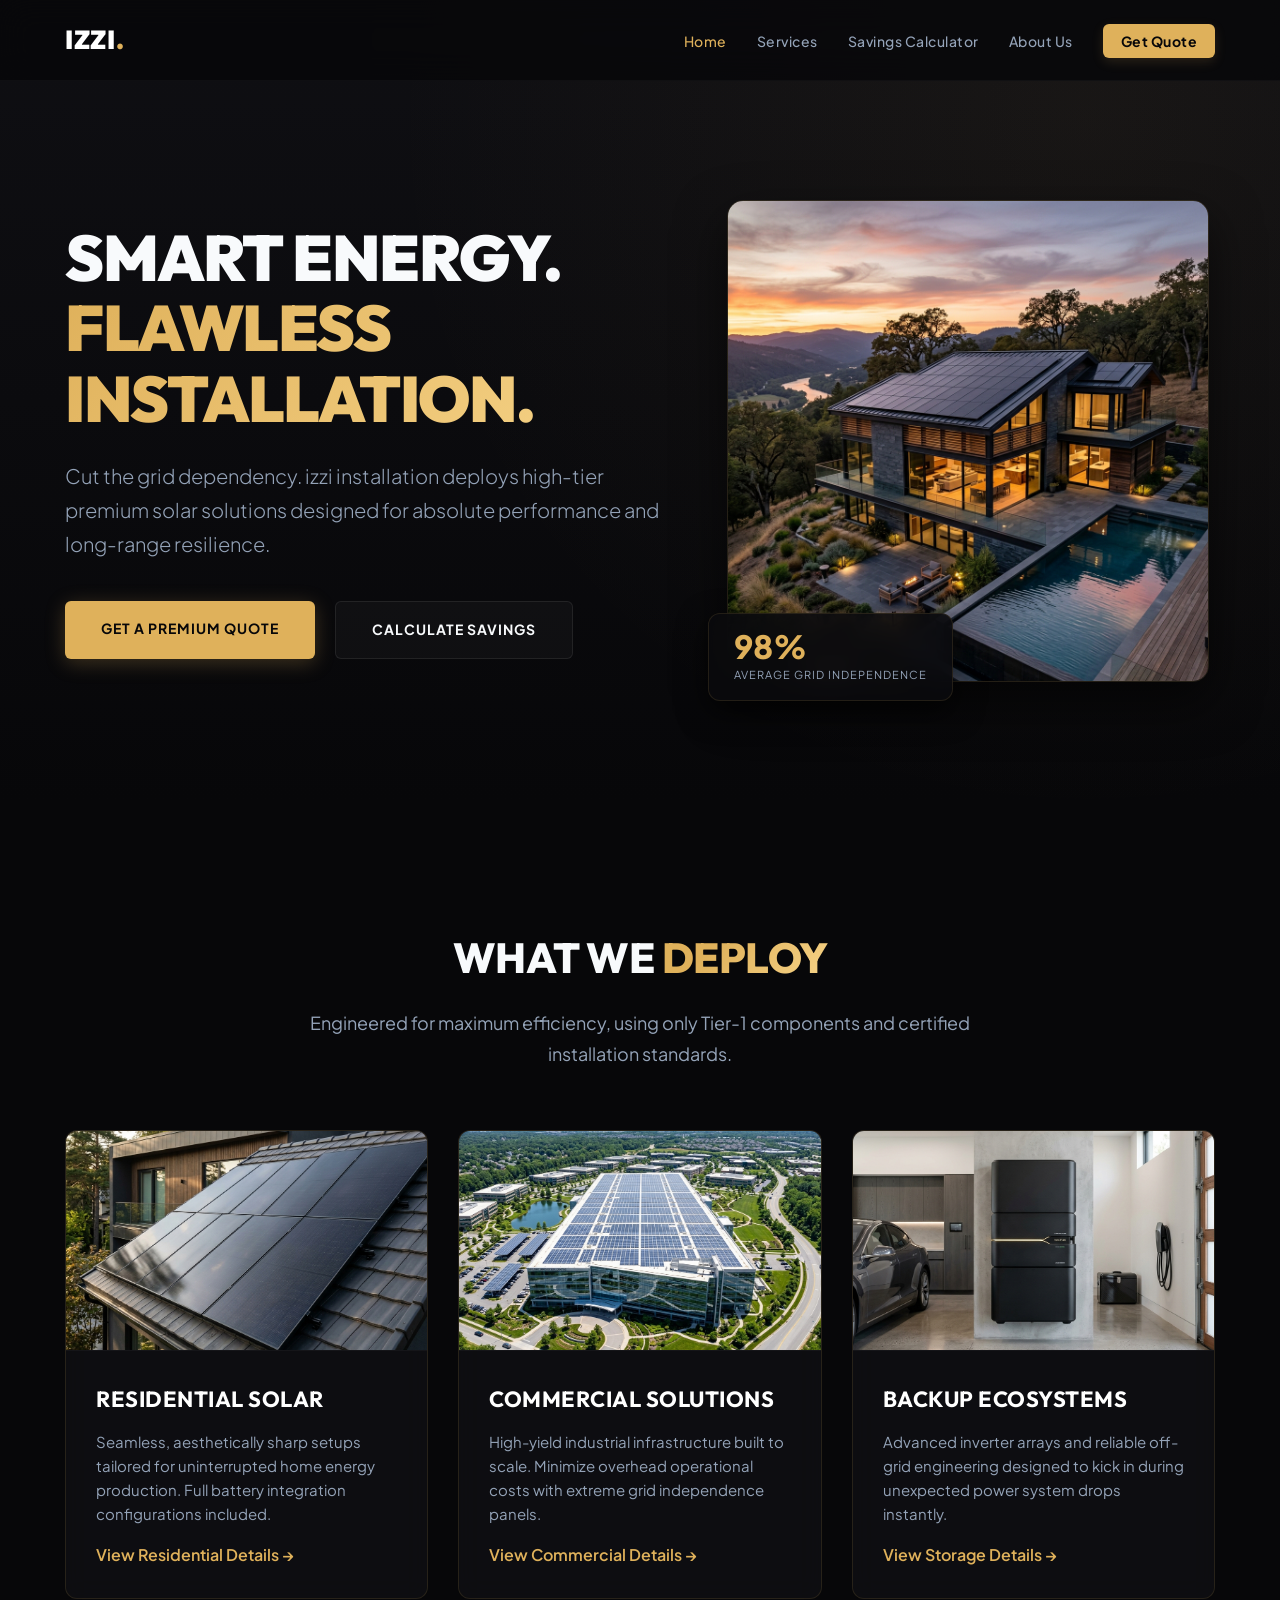
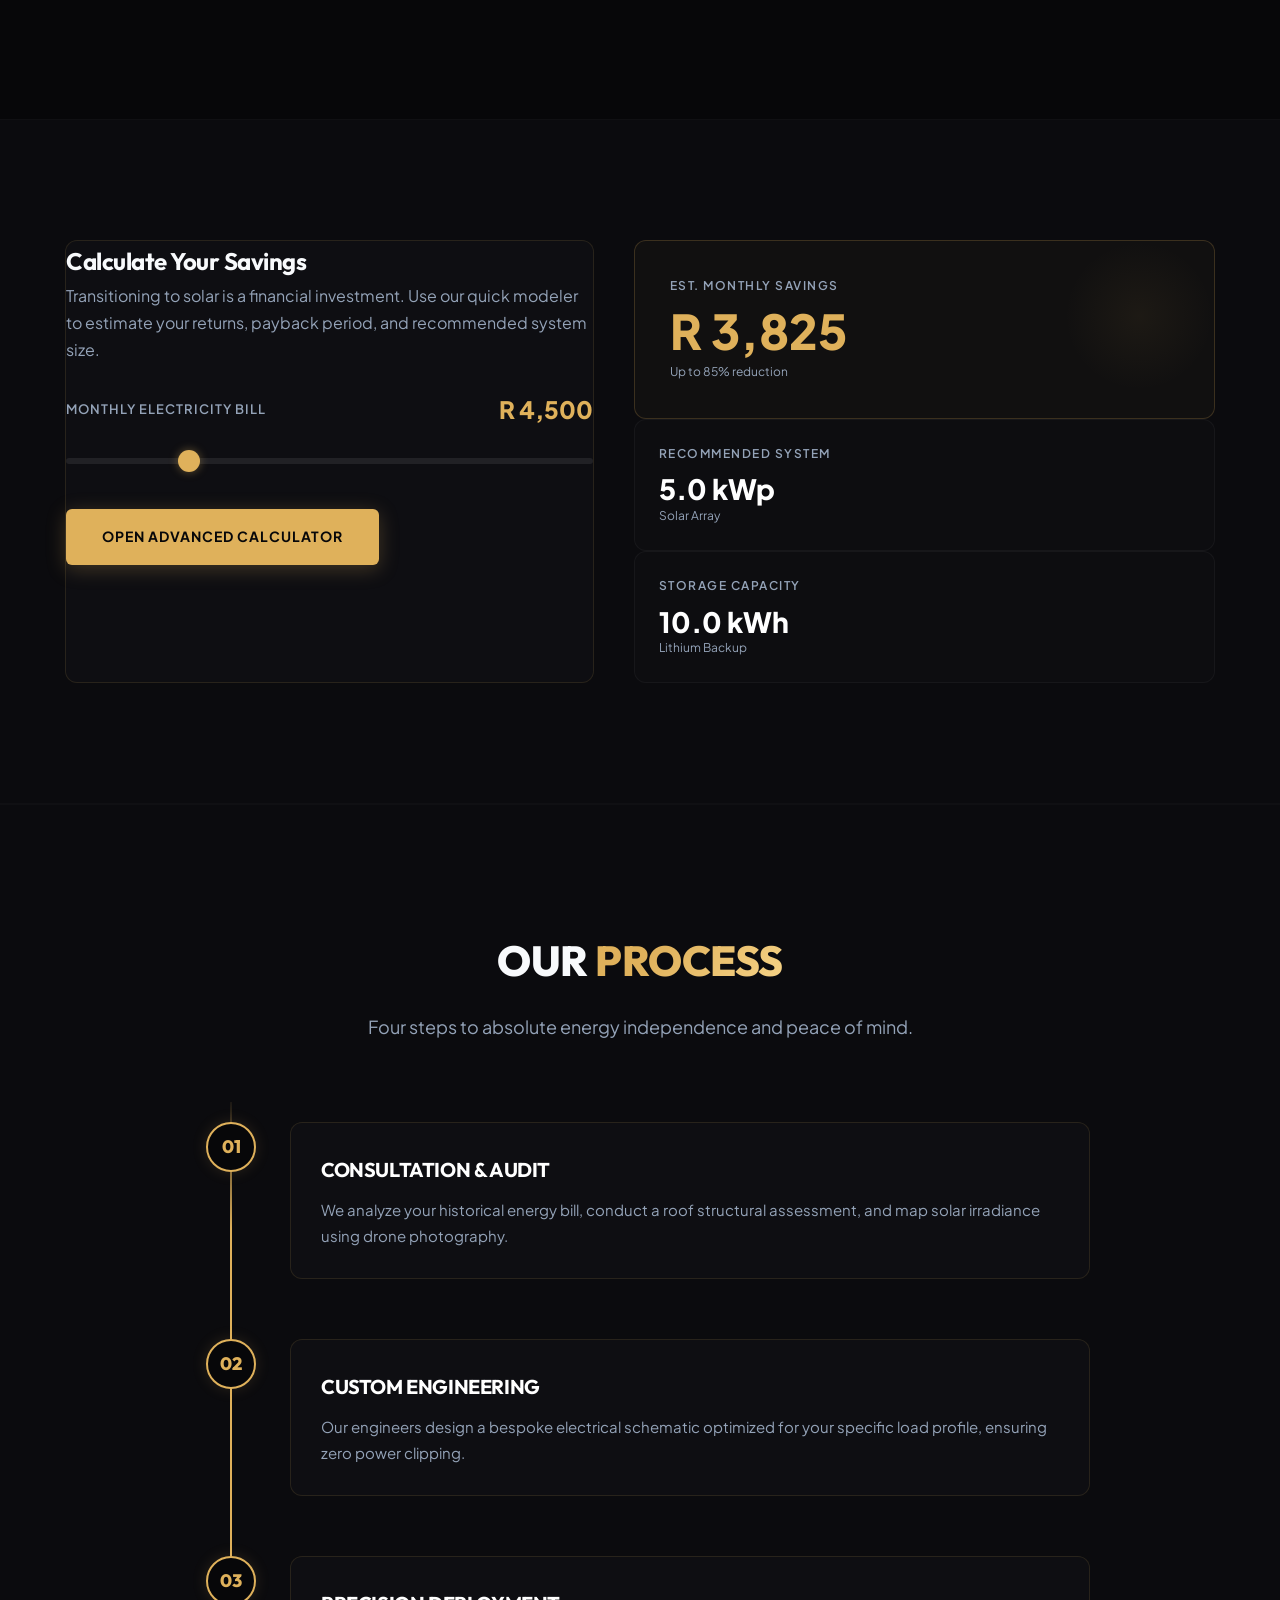
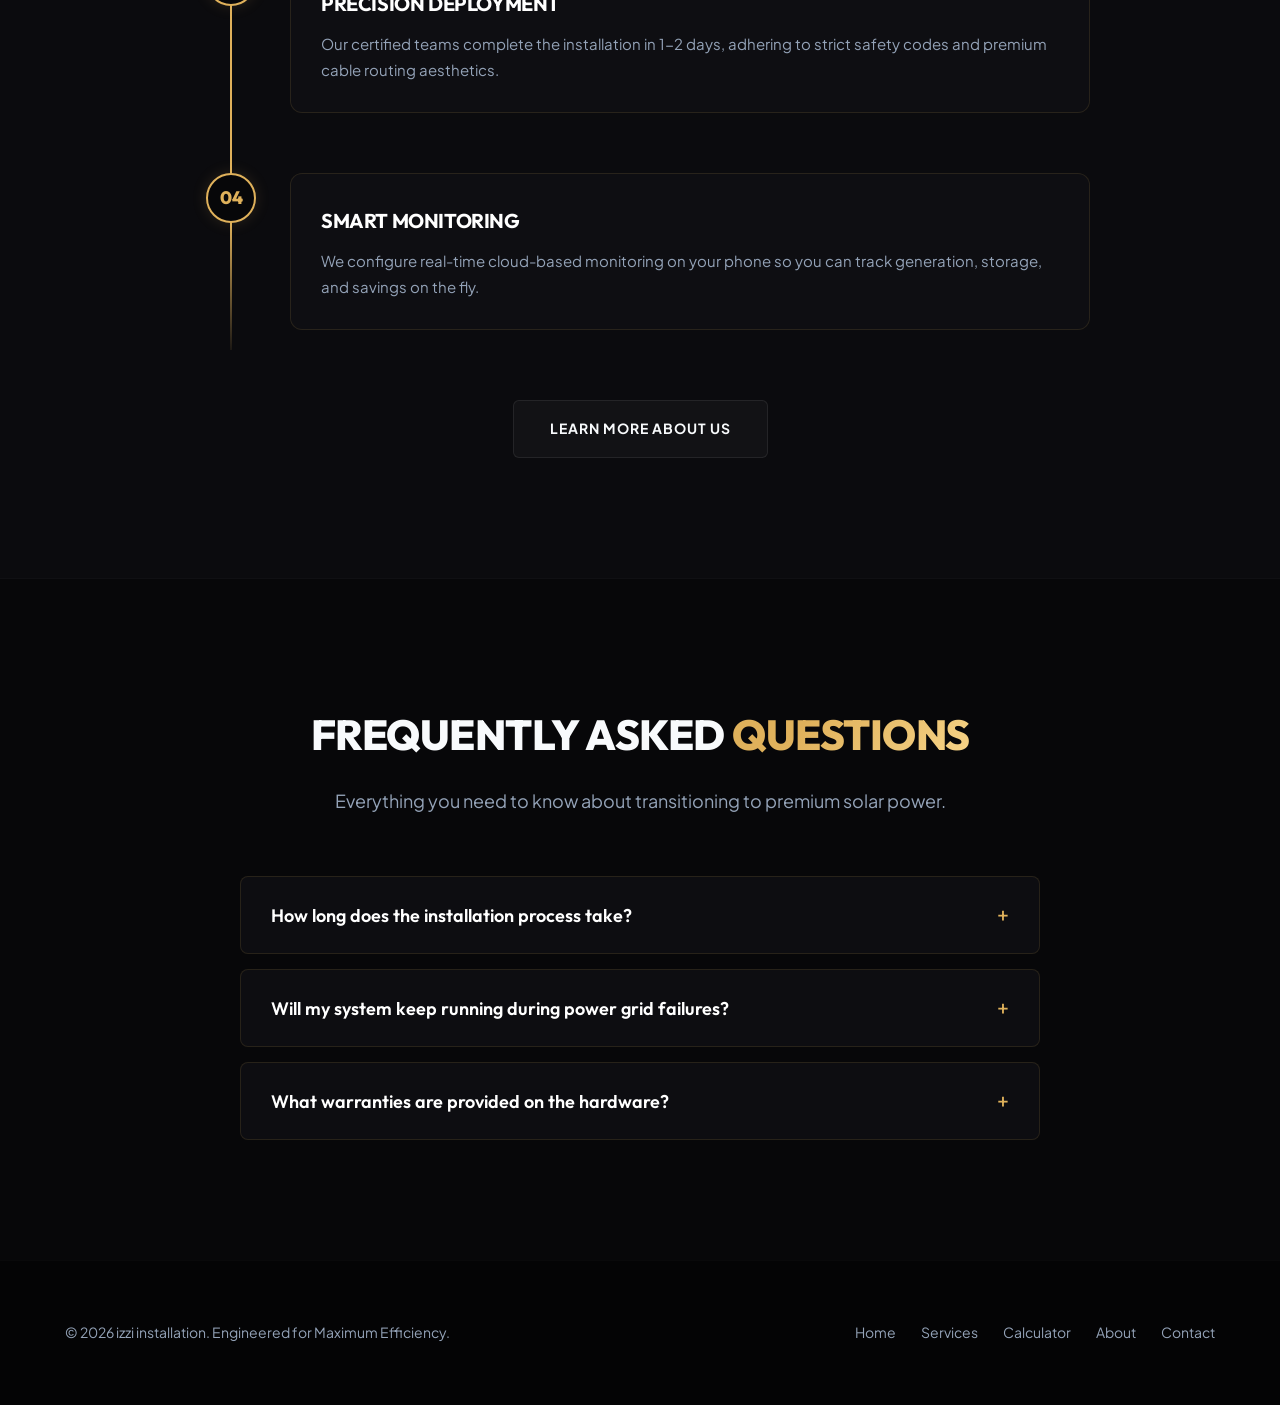
<file: index.html>
<!DOCTYPE html>
<html lang="en">
<head>
    <meta charset="UTF-8">
    <meta name="viewport" content="width=device-width, initial-scale=1.0">
    <title>izzi installation | Premium Solar & Energy Storage</title>
    <!-- Google Fonts for Premium Typography -->
    <link rel="preconnect" href="https://fonts.googleapis.com">
    <link rel="preconnect" href="https://fonts.gstatic.com" crossorigin>
    <link href="https://fonts.googleapis.com/css2?family=Outfit:wght@300;400;500;600;700;800;900&family=Plus+Jakarta+Sans:wght@300;400;500;600;700;800&display=swap" rel="stylesheet">
    <link rel="stylesheet" href="style.css">
</head>
<body>
    <!-- Header & Navigation -->
    <header class="site-header">
        <div class="header-container">
            <div class="logo"><a href="index.html">izzi<span>.</span></a></div>
            <nav class="main-nav">
                <ul>
                    <li><a href="index.html" class="active">Home</a></li>
                    <li><a href="services.html">Services</a></li>
                    <li><a href="calculator.html">Savings Calculator</a></li>
                    <li><a href="about.html">About Us</a></li>
                    <li><a href="contact.html" class="nav-cta">Get Quote</a></li>
                </ul>
            </nav>
        </div>
    </header>

    <!-- Hero Section (Split Layout) -->
    <section class="hero">
        <div class="hero-container">
            <div class="hero-content">
                <h1>Smart Energy.<span>Flawless Installation.</span></h1>
                <p>Cut the grid dependency. izzi installation deploys high-tier premium solar solutions designed for absolute performance and long-range resilience.</p>
                <div class="hero-actions">
                    <a href="contact.html" class="btn-primary">Get a Premium Quote</a>
                    <a href="calculator.html" class="btn-secondary">Calculate Savings</a>
                </div>
            </div>
            <div class="hero-image-container">
                <div class="hero-image-wrapper">
                    <img src="assets/hero_solar.png" alt="Sleek Modern Solar Villa" class="hero-image">
                    <div class="hero-badge">
                        <span class="badge-number">98%</span>
                        <span class="badge-text">Average Grid Independence</span>
                    </div>
                </div>
            </div>
        </div>
    </section>

    <!-- Services Summary -->
    <section id="services" class="section-padding services-section">
        <div class="container">
            <div class="section-header">
                <h2 class="section-title">What We <span>Deploy</span></h2>
                <p class="section-subtitle">Engineered for maximum efficiency, using only Tier-1 components and certified installation standards.</p>
            </div>
            <div class="grid-3">
                <!-- Service 1 -->
                <div class="card service-card">
                    <div class="card-image-wrapper">
                        <img src="assets/residential_solar.png" alt="Residential Solar" class="card-image">
                    </div>
                    <div class="card-content">
                        <h3>Residential Solar</h3>
                        <p>Seamless, aesthetically sharp setups tailored for uninterrupted home energy production. Full battery integration configurations included.</p>
                        <a href="services.html" class="card-link" style="margin-top: auto; display: inline-block; padding-top: 15px; font-weight: 600;">View Residential Details &rarr;</a>
                    </div>
                </div>
                <!-- Service 2 -->
                <div class="card service-card">
                    <div class="card-image-wrapper">
                        <img src="assets/commercial_solar.png" alt="Commercial Solar" class="card-image">
                    </div>
                    <div class="card-content">
                        <h3>Commercial Solutions</h3>
                        <p>High-yield industrial infrastructure built to scale. Minimize overhead operational costs with extreme grid independence panels.</p>
                        <a href="services.html" class="card-link" style="margin-top: auto; display: inline-block; padding-top: 15px; font-weight: 600;">View Commercial Details &rarr;</a>
                    </div>
                </div>
                <!-- Service 3 -->
                <div class="card service-card">
                    <div class="card-image-wrapper">
                        <img src="assets/battery_backup.png" alt="Battery Backup" class="card-image">
                    </div>
                    <div class="card-content">
                        <h3>Backup Ecosystems</h3>
                        <p>Advanced inverter arrays and reliable off-grid engineering designed to kick in during unexpected power system drops instantly.</p>
                        <a href="services.html" class="card-link" style="margin-top: auto; display: inline-block; padding-top: 15px; font-weight: 600;">View Storage Details &rarr;</a>
                    </div>
                </div>
            </div>
        </div>
    </section>

    <!-- Calculator Summary -->
    <section id="calculator" class="section-padding calculator-section">
        <div class="container">
            <div class="calculator-grid">
                <div class="calculator-inputs card">
                    <h2>Calculate Your <span>Savings</span></h2>
                    <p style="color: var(--text-muted); margin-bottom: 25px;">Transitioning to solar is a financial investment. Use our quick modeler to estimate your returns, payback period, and recommended system size.</p>
                    <div class="input-group">
                        <div class="slider-header">
                            <label for="bill-slider">Monthly Electricity Bill</label>
                            <span class="slider-value">R <span id="bill-val-display">4,500</span></span>
                        </div>
                        <input type="range" id="bill-slider" min="1500" max="15000" step="500" value="4500" class="custom-slider">
                    </div>
                    <a href="calculator.html" class="btn-primary" style="text-align: center;">Open Advanced Calculator</a>
                </div>

                <div class="calculator-results">
                    <div class="result-card highlight">
                        <span class="result-label">Est. Monthly Savings</span>
                        <span class="result-value">R <span id="savings-val">3,825</span></span>
                        <span class="result-meta">Up to 85% reduction</span>
                    </div>
                    <div class="result-sub-grid">
                        <div class="result-card">
                            <span class="result-label">Recommended System</span>
                            <span class="result-value-small"><span id="system-size">5.0</span> kWp</span>
                            <span class="result-meta">Solar Array</span>
                        </div>
                        <div class="result-card">
                            <span class="result-label">Storage Capacity</span>
                            <span class="result-value-small"><span id="battery-size">10.0</span> kWh</span>
                            <span class="result-meta">Lithium Backup</span>
                        </div>
                    </div>
                </div>
            </div>
        </div>
    </section>

    <!-- "Our Process" Timeline Section -->
    <section id="process" class="section-padding process-section">
        <div class="container">
            <div class="section-header">
                <h2 class="section-title">Our <span>Process</span></h2>
                <p class="section-subtitle">Four steps to absolute energy independence and peace of mind.</p>
            </div>
            
            <div class="timeline">
                <div class="timeline-item">
                    <div class="timeline-number">01</div>
                    <div class="timeline-content">
                        <h3>Consultation & Audit</h3>
                        <p>We analyze your historical energy bill, conduct a roof structural assessment, and map solar irradiance using drone photography.</p>
                    </div>
                </div>
                <div class="timeline-item">
                    <div class="timeline-number">02</div>
                    <div class="timeline-content">
                        <h3>Custom Engineering</h3>
                        <p>Our engineers design a bespoke electrical schematic optimized for your specific load profile, ensuring zero power clipping.</p>
                    </div>
                </div>
                <div class="timeline-item">
                    <div class="timeline-number">03</div>
                    <div class="timeline-content">
                        <h3>Precision Deployment</h3>
                        <p>Our certified teams complete the installation in 1-2 days, adhering to strict safety codes and premium cable routing aesthetics.</p>
                    </div>
                </div>
                <div class="timeline-item">
                    <div class="timeline-number">04</div>
                    <div class="timeline-content">
                        <h3>Smart Monitoring</h3>
                        <p>We configure real-time cloud-based monitoring on your phone so you can track generation, storage, and savings on the fly.</p>
                    </div>
                </div>
            </div>
            <div style="text-align: center; margin-top: 50px;">
                <a href="about.html" class="btn-secondary">Learn More About Us</a>
            </div>
        </div>
    </section>

    <!-- FAQ Accordion Section -->
    <section id="faq" class="section-padding faq-section">
        <div class="container">
            <div class="section-header">
                <h2 class="section-title">Frequently Asked <span>Questions</span></h2>
                <p class="section-subtitle">Everything you need to know about transitioning to premium solar power.</p>
            </div>

            <div class="faq-accordion">
                <div class="faq-item">
                    <button class="faq-question">
                        <span>How long does the installation process take?</span>
                        <span class="faq-icon">+</span>
                    </button>
                    <div class="faq-answer">
                        <p>For standard residential systems, physical installation takes 1 to 2 days. The engineering design phase takes about 3-5 days prior, and municipal approval timelines vary depending on your local grid authority.</p>
                    </div>
                </div>
                
                <div class="faq-item">
                    <button class="faq-question">
                        <span>Will my system keep running during power grid failures?</span>
                        <span class="faq-icon">+</span>
                    </button>
                    <div class="faq-answer">
                        <p>Yes. If your system includes a hybrid inverter and battery backup (our standard deployment), the system will switch to battery power within 10 milliseconds of a grid failure, ensuring your lights, internet, and appliances stay on without interruption.</p>
                    </div>
                </div>

                <div class="faq-item">
                    <button class="faq-question">
                        <span>What warranties are provided on the hardware?</span>
                        <span class="faq-icon">+</span>
                    </button>
                    <div class="faq-answer">
                        <p>We source only Tier-1 equipment: Solar panels come with a 25-year linear output warranty, hybrid inverters carry a 5 to 10-year warranty, and lithium batteries feature a 10-year (or 6,000 cycle) warranty. We also provide a 2-year warranty on our installation workmanship.</p>
                    </div>
                </div>
            </div>
        </div>
    </section>

    <!-- Footer -->
    <footer class="site-footer">
        <div class="container">
            <p>&copy; 2026 izzi installation. Engineered for Maximum Efficiency.</p>
            <div class="footer-links">
                <a href="index.html">Home</a>
                <a href="services.html">Services</a>
                <a href="calculator.html">Calculator</a>
                <a href="about.html">About</a>
                <a href="contact.html">Contact</a>
            </div>
        </div>
    </footer>

    <!-- JavaScript for Interactive Components -->
    <script>
        // --- Savings Calculator Logic ---
        const billSlider = document.getElementById('bill-slider');
        const billValDisplay = document.getElementById('bill-val-display');
        const savingsVal = document.getElementById('savings-val');
        const systemSize = document.getElementById('system-size');
        const batterySize = document.getElementById('battery-size');

        function formatNumber(num) {
            return num.toString().replace(/\B(?=(\d{3})+(?!\d))/g, ",");
        }

        function calculateSolar() {
            const bill = parseInt(billSlider.value);
            
            // Display current bill
            billValDisplay.textContent = formatNumber(bill);

            // 1. Est. Monthly Savings (approx 85% of bill)
            const savings = Math.round(bill * 0.85);
            savingsVal.textContent = formatNumber(savings);

            // 2. Recommended System Size (kWp)
            const kWp = (bill / 900).toFixed(1);
            systemSize.textContent = kWp;

            // 3. Storage Capacity (kWh)
            const kWh = (kWp * 2).toFixed(1);
            batterySize.textContent = kWh;
        }

        billSlider.addEventListener('input', calculateSolar);
        // Run initial calculation
        calculateSolar();

        // --- FAQ Accordion Logic ---
        const faqItems = document.querySelectorAll('.faq-item');

        faqItems.forEach(item => {
            const question = item.querySelector('.faq-question');
            question.addEventListener('click', () => {
                const isOpen = item.classList.contains('active');
                
                // Close all other FAQ items
                faqItems.forEach(otherItem => {
                    otherItem.classList.remove('active');
                    otherItem.querySelector('.faq-icon').textContent = '+';
                });

                // Toggle current item
                if (!isOpen) {
                    item.classList.add('active');
                    item.querySelector('.faq-icon').textContent = '−';
                }
            });
        });
    </script>
</body>
</html>
</file>
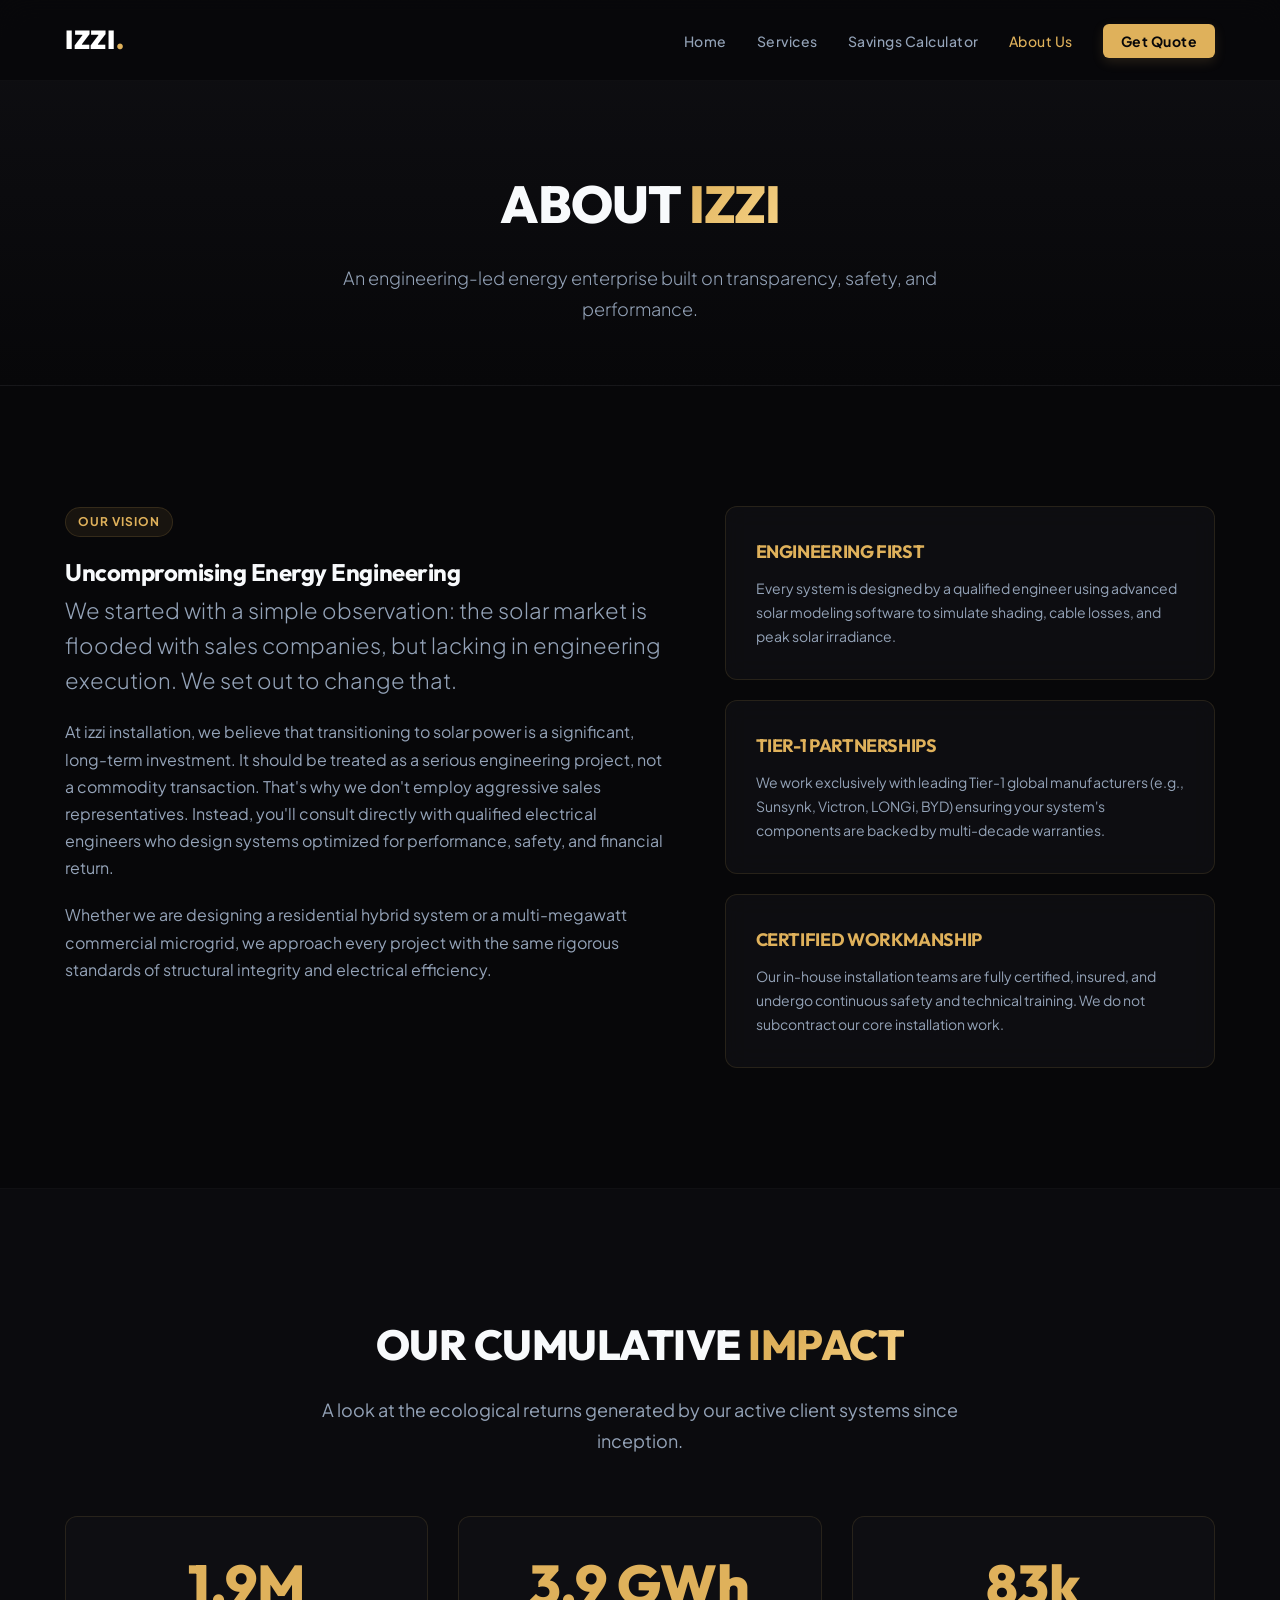
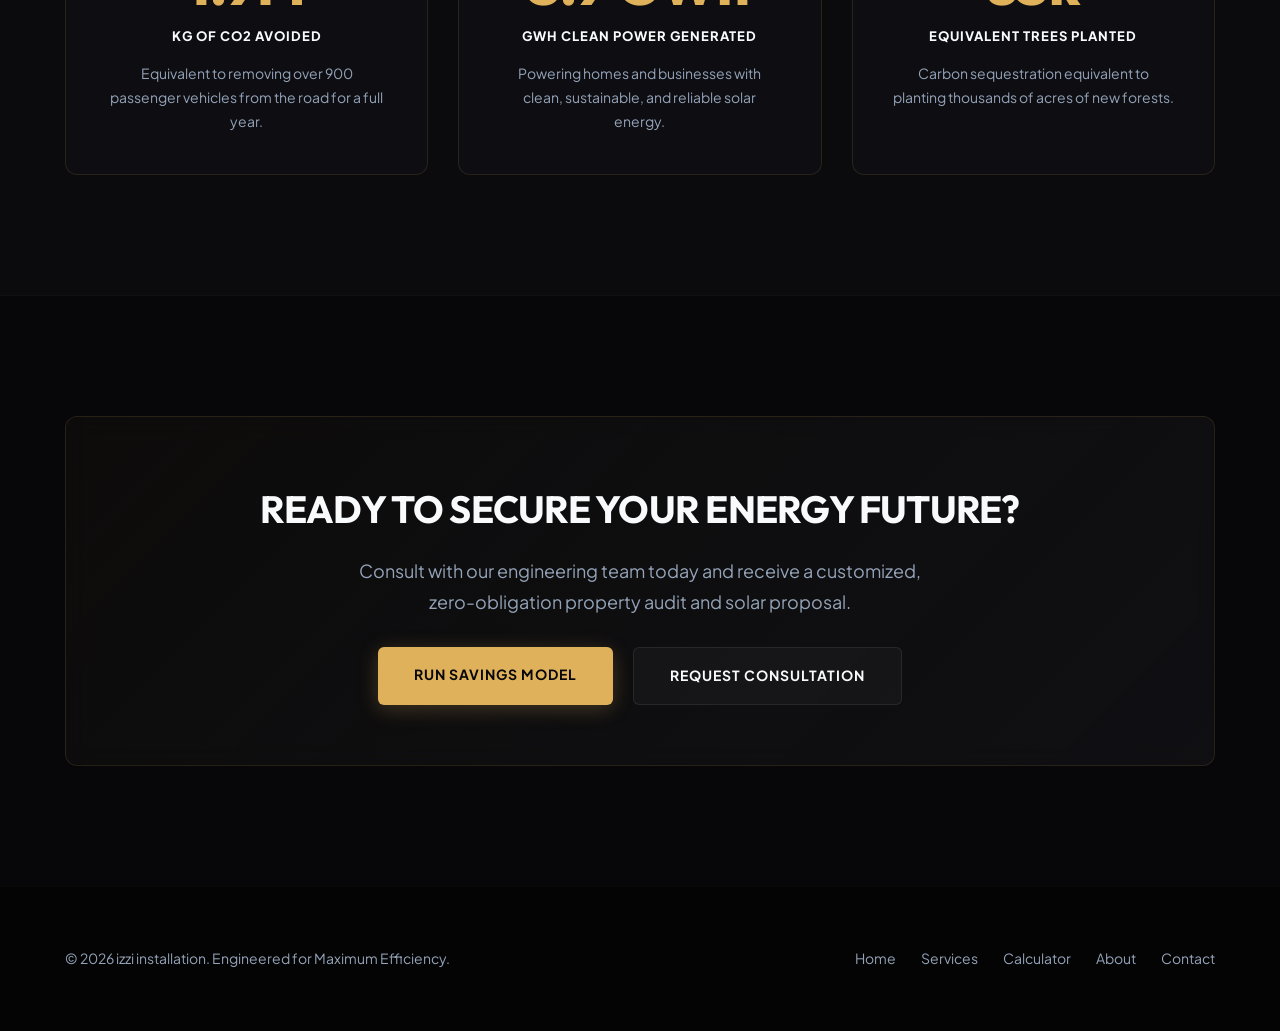
<file: about.html>
<!DOCTYPE html>
<html lang="en">
<head>
    <meta charset="UTF-8">
    <meta name="viewport" content="width=device-width, initial-scale=1.0">
    <title>About Us | izzi installation</title>
    <!-- Google Fonts for Premium Typography -->
    <link rel="preconnect" href="https://fonts.googleapis.com">
    <link rel="preconnect" href="https://fonts.gstatic.com" crossorigin>
    <link href="https://fonts.googleapis.com/css2?family=Outfit:wght@300;400;500;600;700;800;900&family=Plus+Jakarta+Sans:wght@300;400;500;600;700;800&display=swap" rel="stylesheet">
    <link rel="stylesheet" href="style.css">
</head>
<body>
    <!-- Header & Navigation -->
    <header class="site-header">
        <div class="header-container">
            <div class="logo"><a href="index.html">izzi<span>.</span></a></div>
            <nav class="main-nav">
                <ul>
                    <li><a href="index.html">Home</a></li>
                    <li><a href="services.html">Services</a></li>
                    <li><a href="calculator.html">Savings Calculator</a></li>
                    <li><a href="about.html" class="active">About Us</a></li>
                    <li><a href="contact.html" class="nav-cta">Get Quote</a></li>
                </ul>
            </nav>
        </div>
    </header>

    <!-- Page Header -->
    <section class="page-header">
        <div class="container">
            <h1>About <span>izzi</span></h1>
            <p>An engineering-led energy enterprise built on transparency, safety, and performance.</p>
        </div>
    </section>

    <!-- Vision & Philosophy -->
    <section class="about-philosophy-section section-padding">
        <div class="container">
            <div class="about-grid">
                <div class="about-text">
                    <div class="service-tag">Our Vision</div>
                    <h2>Uncompromising Energy Engineering</h2>
                    <p class="about-lead">We started with a simple observation: the solar market is flooded with sales companies, but lacking in engineering execution. We set out to change that.</p>
                    <p>At izzi installation, we believe that transitioning to solar power is a significant, long-term investment. It should be treated as a serious engineering project, not a commodity transaction. That's why we don't employ aggressive sales representatives. Instead, you'll consult directly with qualified electrical engineers who design systems optimized for performance, safety, and financial return.</p>
                    <p>Whether we are designing a residential hybrid system or a multi-megawatt commercial microgrid, we approach every project with the same rigorous standards of structural integrity and electrical efficiency.</p>
                </div>
                <div class="about-values">
                    <div class="card value-card">
                        <h3>Engineering First</h3>
                        <p>Every system is designed by a qualified engineer using advanced solar modeling software to simulate shading, cable losses, and peak solar irradiance.</p>
                    </div>
                    <div class="card value-card">
                        <h3>Tier-1 Partnerships</h3>
                        <p>We work exclusively with leading Tier-1 global manufacturers (e.g., Sunsynk, Victron, LONGi, BYD) ensuring your system's components are backed by multi-decade warranties.</p>
                    </div>
                    <div class="card value-card">
                        <h3>Certified Workmanship</h3>
                        <p>Our in-house installation teams are fully certified, insured, and undergo continuous safety and technical training. We do not subcontract our core installation work.</p>
                    </div>
                </div>
            </div>
        </div>
    </section>

    <!-- Sustainability Impact Metrics -->
    <section class="impact-section section-padding">
        <div class="container">
            <div class="section-header">
                <h2 class="section-title">Our Cumulative <span>Impact</span></h2>
                <p class="section-subtitle">A look at the ecological returns generated by our active client systems since inception.</p>
            </div>
            
            <div class="grid-3">
                <div class="card impact-card">
                    <span class="impact-number" id="impact-co2">4.2M</span>
                    <span class="impact-label">kg of CO2 Avoided</span>
                    <p>Equivalent to removing over 900 passenger vehicles from the road for a full year.</p>
                </div>
                <div class="card impact-card">
                    <span class="impact-number" id="impact-mwh">8.6</span>
                    <span class="impact-label">GWh Clean Power Generated</span>
                    <p>Powering homes and businesses with clean, sustainable, and reliable solar energy.</p>
                </div>
                <div class="card impact-card">
                    <span class="impact-number" id="impact-trees">185k</span>
                    <span class="impact-label">Equivalent Trees Planted</span>
                    <p>Carbon sequestration equivalent to planting thousands of acres of new forests.</p>
                </div>
            </div>
        </div>
    </section>

    <!-- Call to Action -->
    <section class="about-cta-section section-padding">
        <div class="container">
            <div class="card cta-banner">
                <h2>Ready to secure your energy future?</h2>
                <p>Consult with our engineering team today and receive a customized, zero-obligation property audit and solar proposal.</p>
                <div class="cta-banner-buttons">
                    <a href="calculator.html" class="btn-primary">Run Savings Model</a>
                    <a href="contact.html" class="btn-secondary">Request Consultation</a>
                </div>
            </div>
        </div>
    </section>

    <!-- Footer -->
    <footer class="site-footer">
        <div class="container">
            <p>&copy; 2026 izzi installation. Engineered for Maximum Efficiency.</p>
            <div class="footer-links">
                <a href="index.html">Home</a>
                <a href="services.html">Services</a>
                <a href="calculator.html">Calculator</a>
                <a href="about.html">About</a>
                <a href="contact.html">Contact</a>
            </div>
        </div>
    </footer>

    <!-- Animated counters script -->
    <script>
        // Simple counter animation on load
        function animateCounter(id, target, suffix = '', decimals = 0) {
            const el = document.getElementById(id);
            let start = 0;
            const duration = 2000;
            const startTime = performance.now();

            function update(now) {
                const elapsed = now - startTime;
                const progress = Math.min(elapsed / duration, 1);
                // Ease out quad
                const ease = progress * (2 - progress);
                const val = start + (target - start) * ease;
                
                el.textContent = val.toFixed(decimals) + suffix;

                if (progress < 1) {
                    requestAnimationFrame(update);
                }
            }
            requestAnimationFrame(update);
        }

        // Run when scrolled into view
        const observer = new IntersectionObserver((entries) => {
            entries.forEach(entry => {
                if (entry.isIntersecting) {
                    animateCounter('impact-co2', 4.2, 'M', 1);
                    animateCounter('impact-mwh', 8.6, ' GWh', 1);
                    animateCounter('impact-trees', 185, 'k', 0);
                    observer.disconnect();
                }
            });
        }, { threshold: 0.1 });

        observer.observe(document.querySelector('.impact-section'));
    </script>
</body>
</html>
</file>
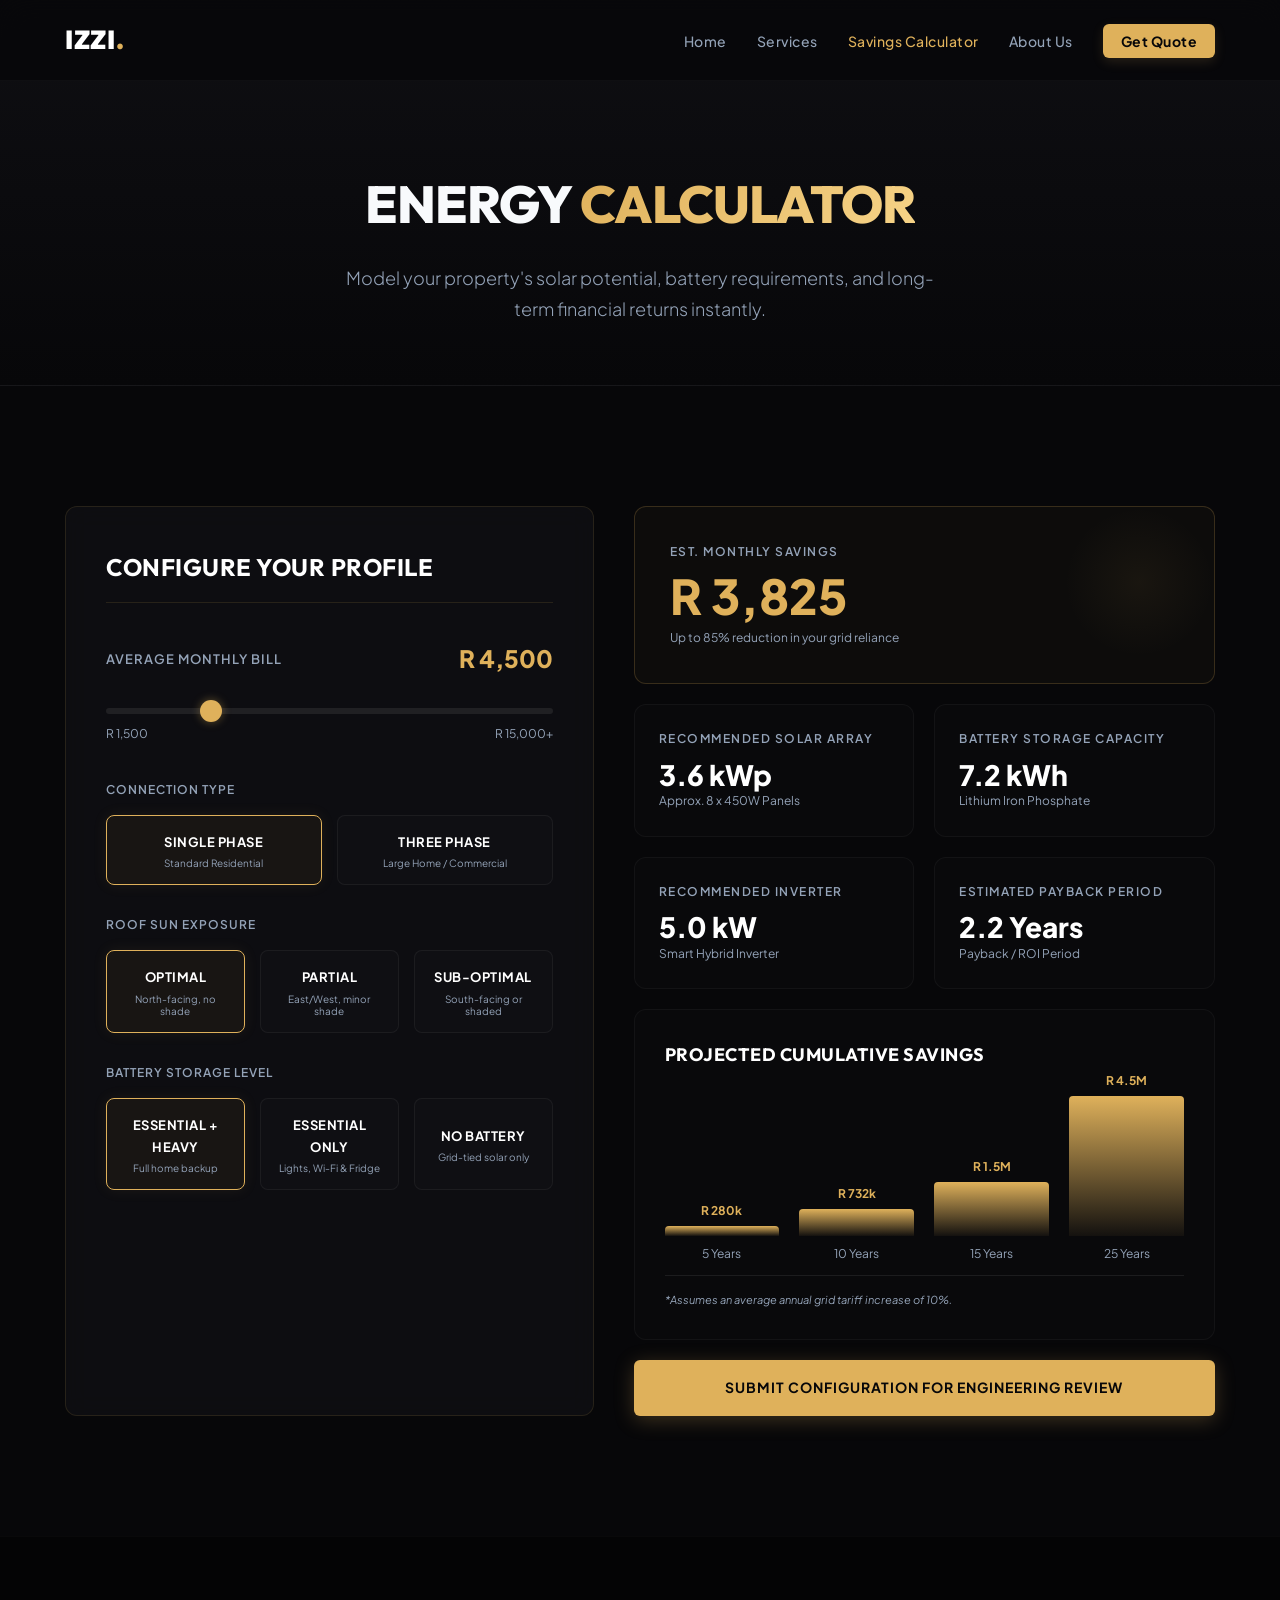
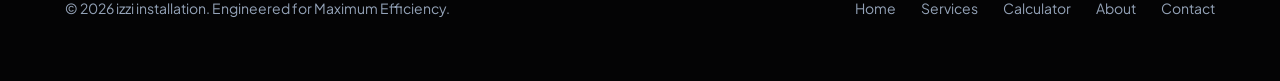
<file: calculator.html>
<!DOCTYPE html>
<html lang="en">
<head>
    <meta charset="UTF-8">
    <meta name="viewport" content="width=device-width, initial-scale=1.0">
    <title>Solar Savings Calculator | izzi installation</title>
    <!-- Google Fonts for Premium Typography -->
    <link rel="preconnect" href="https://fonts.googleapis.com">
    <link rel="preconnect" href="https://fonts.gstatic.com" crossorigin>
    <link href="https://fonts.googleapis.com/css2?family=Outfit:wght@300;400;500;600;700;800;900&family=Plus+Jakarta+Sans:wght@300;400;500;600;700;800&display=swap" rel="stylesheet">
    <link rel="stylesheet" href="style.css">
</head>
<body>
    <!-- Header & Navigation -->
    <header class="site-header">
        <div class="header-container">
            <div class="logo"><a href="index.html">izzi<span>.</span></a></div>
            <nav class="main-nav">
                <ul>
                    <li><a href="index.html">Home</a></li>
                    <li><a href="services.html">Services</a></li>
                    <li><a href="calculator.html" class="active">Savings Calculator</a></li>
                    <li><a href="about.html">About Us</a></li>
                    <li><a href="contact.html" class="nav-cta">Get Quote</a></li>
                </ul>
            </nav>
        </div>
    </header>

    <!-- Page Header -->
    <section class="page-header">
        <div class="container">
            <h1>Energy <span>Calculator</span></h1>
            <p>Model your property's solar potential, battery requirements, and long-term financial returns instantly.</p>
        </div>
    </section>

    <!-- Calculator Section -->
    <section class="calculator-page-section section-padding">
        <div class="container">
            <div class="calculator-large-grid">
                <!-- Left: Inputs -->
                <div class="calculator-panel card">
                    <h2>Configure Your Profile</h2>
                    
                    <!-- Bill Input -->
                    <div class="input-group">
                        <div class="slider-header">
                            <label for="bill-slider">Average Monthly Bill</label>
                            <span class="slider-value">R <span id="bill-val-display">4,500</span></span>
                        </div>
                        <input type="range" id="bill-slider" min="1500" max="15000" step="500" value="4500" class="custom-slider">
                        <div class="slider-labels">
                            <span>R 1,500</span>
                            <span>R 15,000+</span>
                        </div>
                    </div>

                    <!-- Connection Type -->
                    <div class="calculator-options-group">
                        <label class="group-label">Connection Type</label>
                        <div class="options-grid">
                            <label class="option-button active">
                                <input type="radio" name="phase" value="single" checked hidden>
                                <span>Single Phase</span>
                                <small>Standard Residential</small>
                            </label>
                            <label class="option-button">
                                <input type="radio" name="phase" value="three" hidden>
                                <span>Three Phase</span>
                                <small>Large Home / Commercial</small>
                            </label>
                        </div>
                    </div>

                    <!-- Sun Exposure -->
                    <div class="calculator-options-group">
                        <label class="group-label">Roof Sun Exposure</label>
                        <div class="options-grid grid-3-options">
                            <label class="option-button active">
                                <input type="radio" name="sun" value="optimal" checked hidden>
                                <span>Optimal</span>
                                <small>North-facing, no shade</small>
                            </label>
                            <label class="option-button">
                                <input type="radio" name="sun" value="partial" hidden>
                                <span>Partial</span>
                                <small>East/West, minor shade</small>
                            </label>
                            <label class="option-button">
                                <input type="radio" name="sun" value="poor" hidden>
                                <span>Sub-optimal</span>
                                <small>South-facing or shaded</small>
                            </label>
                        </div>
                    </div>

                    <!-- Battery Needs -->
                    <div class="calculator-options-group">
                        <label class="group-label">Battery Storage Level</label>
                        <div class="options-grid grid-3-options">
                            <label class="option-button active">
                                <input type="radio" name="battery" value="full" checked hidden>
                                <span>Essential + Heavy</span>
                                <small>Full home backup</small>
                            </label>
                            <label class="option-button">
                                <input type="radio" name="battery" value="critical" hidden>
                                <span>Essential Only</span>
                                <small>Lights, Wi-Fi & Fridge</small>
                            </label>
                            <label class="option-button">
                                <input type="radio" name="battery" value="none" hidden>
                                <span>No Battery</span>
                                <small>Grid-tied solar only</small>
                            </label>
                        </div>
                    </div>
                </div>

                <!-- Right: Results -->
                <div class="calculator-results-panel">
                    <div class="result-card highlight">
                        <span class="result-label">Est. Monthly Savings</span>
                        <span class="result-value">R <span id="savings-val">3,825</span></span>
                        <span class="result-meta">Up to <span id="savings-pct">85</span>% reduction in your grid reliance</span>
                    </div>

                    <div class="calculator-specs-grid">
                        <div class="result-card">
                            <span class="result-label">Recommended Solar Array</span>
                            <span class="result-value-small"><span id="system-size">5.0</span> kWp</span>
                            <span class="result-meta">Approx. <span id="panel-count">11</span> x 450W Panels</span>
                        </div>
                        <div class="result-card">
                            <span class="result-label">Battery Storage Capacity</span>
                            <span class="result-value-small"><span id="battery-size">10.0</span> kWh</span>
                            <span class="result-meta">Lithium Iron Phosphate</span>
                        </div>
                        <div class="result-card">
                            <span class="result-label">Recommended Inverter</span>
                            <span class="result-value-small"><span id="inverter-size">8.0</span> kW</span>
                            <span class="result-meta">Smart Hybrid Inverter</span>
                        </div>
                        <div class="result-card">
                            <span class="result-label">Estimated Payback Period</span>
                            <span class="result-value-small"><span id="payback-years">4.8</span> Years</span>
                            <span class="result-meta">Payback / ROI Period</span>
                        </div>
                    </div>

                    <!-- Dynamic Savings Graph (Pure CSS/JS) -->
                    <div class="result-card graph-card">
                        <h3>Projected Cumulative Savings</h3>
                        <div class="graph-container">
                            <div class="graph-bar-wrapper">
                                <div class="graph-bar" id="bar-5" style="height: 20%;">
                                    <span class="bar-value">R 229k</span>
                                </div>
                                <span class="bar-label">5 Years</span>
                            </div>
                            <div class="graph-bar-wrapper">
                                <div class="graph-bar" id="bar-10" style="height: 40%;">
                                    <span class="bar-value">R 459k</span>
                                </div>
                                <span class="bar-label">10 Years</span>
                            </div>
                            <div class="graph-bar-wrapper">
                                <div class="graph-bar" id="bar-15" style="height: 60%;">
                                    <span class="bar-value">R 688k</span>
                                </div>
                                <span class="bar-label">15 Years</span>
                            </div>
                            <div class="graph-bar-wrapper">
                                <div class="graph-bar" id="bar-25" style="height: 100%;">
                                    <span class="bar-value">R 1.1M</span>
                                </div>
                                <span class="bar-label">25 Years</span>
                            </div>
                        </div>
                        <p class="graph-note">*Assumes an average annual grid tariff increase of 10%.</p>
                    </div>

                    <!-- Action Button -->
                    <a href="#quote-submission" class="btn-primary full-width-btn" id="send-config-btn">Submit Configuration For Engineering Review</a>
                </div>
            </div>
            
            <!-- Hidden Quote submission anchor -->
            <div id="quote-submission" class="quote-submission-section" style="display:none; margin-top: 60px;">
                <div class="form-container">
                    <h2>Send Config to Engineering</h2>
                    <p style="color: var(--text-muted); margin-bottom: 25px;">Provide your details below, and we will turn your calculated configuration into a formal, itemized engineering proposal.</p>
                    <form onsubmit="event.preventDefault(); alert('Your custom configuration and contact details have been successfully logged! Our engineering team will review it and send a formal proposal within 24 hours.');">
                        <div class="form-group">
                            <label>Your Full Name</label>
                            <input type="text" placeholder="John Doe" required>
                        </div>
                        <div class="form-group">
                            <label>Secure Contact Email</label>
                            <input type="email" placeholder="john@example.com" required>
                        </div>
                        <div class="form-group">
                            <label>Phone Number</label>
                            <input type="tel" placeholder="+27 82 123 4567" required>
                        </div>
                        <div class="form-group">
                            <label>Calculated Configuration Summary</label>
                            <textarea id="config-summary" rows="4" readonly></textarea>
                        </div>
                        <button class="btn-primary" type="submit" style="width:100%;">Request Formal Engineering Quote</button>
                    </form>
                </div>
            </div>
        </div>
    </section>

    <!-- Footer -->
    <footer class="site-footer">
        <div class="container">
            <p>&copy; 2026 izzi installation. Engineered for Maximum Efficiency.</p>
            <div class="footer-links">
                <a href="index.html">Home</a>
                <a href="services.html">Services</a>
                <a href="calculator.html">Calculator</a>
                <a href="about.html">About</a>
                <a href="contact.html">Contact</a>
            </div>
        </div>
    </footer>

    <!-- Calculator Javascript -->
    <script>
        const billSlider = document.getElementById('bill-slider');
        const billValDisplay = document.getElementById('bill-val-display');
        const savingsVal = document.getElementById('savings-val');
        const savingsPct = document.getElementById('savings-pct');
        const systemSize = document.getElementById('system-size');
        const panelCount = document.getElementById('panel-count');
        const batterySize = document.getElementById('battery-size');
        const inverterSize = document.getElementById('inverter-size');
        const paybackYears = document.getElementById('payback-years');
        
        // Graph elements
        const bar5 = document.getElementById('bar-5');
        const bar10 = document.getElementById('bar-10');
        const bar15 = document.getElementById('bar-15');
        const bar25 = document.getElementById('bar-25');

        // Form elements
        const sendConfigBtn = document.getElementById('send-config-btn');
        const quoteSubmission = document.getElementById('quote-submission');
        const configSummary = document.getElementById('config-summary');

        // Radio button option handlers
        const optionButtons = document.querySelectorAll('.option-button');
        optionButtons.forEach(button => {
            button.addEventListener('click', (e) => {
                const radio = button.querySelector('input[type="radio"]');
                const name = radio.name;
                
                // Remove active class from siblings
                document.querySelectorAll(`input[name="${name}"]`).forEach(r => {
                    r.closest('.option-button').classList.remove('active');
                });
                
                // Add active class and check radio
                button.classList.add('active');
                radio.checked = true;
                
                calculateSolar();
            });
        });

        function formatNumber(num) {
            return num.toString().replace(/\B(?=(\d{3})+(?!\d))/g, ",");
        }

        function formatShortNumber(num) {
            if (num >= 1000000) {
                return 'R ' + (num / 1000000).toFixed(1) + 'M';
            } else if (num >= 1000) {
                return 'R ' + Math.round(num / 1000) + 'k';
            }
            return 'R ' + num;
        }

        function calculateSolar() {
            const bill = parseInt(billSlider.value);
            billValDisplay.textContent = formatNumber(bill);

            // Get options
            const phase = document.querySelector('input[name="phase"]:checked').value;
            const sun = document.querySelector('input[name="sun"]:checked').value;
            const batteryLevel = document.querySelector('input[name="battery"]:checked').value;

            // 1. Calculate savings percentage based on sun exposure and battery backup
            let baseSavingsPct = 0.85; // Optimal
            if (sun === 'partial') baseSavingsPct = 0.70;
            if (sun === 'poor') baseSavingsPct = 0.50;

            // If no battery, savings drop because they can't use solar power at night
            if (batteryLevel === 'none') {
                baseSavingsPct = baseSavingsPct * 0.5;
            } else if (batteryLevel === 'critical') {
                baseSavingsPct = baseSavingsPct * 0.85;
            }

            const savingsPercent = Math.round(baseSavingsPct * 100);
            savingsPct.textContent = savingsPercent;

            const monthlySavings = Math.round(bill * baseSavingsPct);
            savingsVal.textContent = formatNumber(monthlySavings);

            // 2. Solar array size (kWp)
            // Baseline: R1500 monthly bill needs approx 1.2kWp of solar
            let kwpFactor = 1250;
            if (sun === 'partial') kwpFactor = 1000; // Need more panels for same bill if partial shade
            if (sun === 'poor') kwpFactor = 750; // Need even more panels if poor sun
            
            let kwpNeeded = parseFloat((bill / kwpFactor).toFixed(1));
            if (kwpNeeded < 1.5) kwpNeeded = 1.5;
            systemSize.textContent = kwpNeeded.toFixed(1);
            
            const panels = Math.ceil((kwpNeeded * 1000) / 450);
            panelCount.textContent = panels;

            // 3. Battery storage capacity (kWh)
            let kwhNeeded = 0;
            if (batteryLevel === 'full') {
                kwhNeeded = parseFloat((kwpNeeded * 2.0).toFixed(1)); // 2x solar capacity
            } else if (batteryLevel === 'critical') {
                kwhNeeded = parseFloat((kwpNeeded * 1.0).toFixed(1)); // 1x solar capacity
            }
            batterySize.textContent = kwhNeeded.toFixed(1);

            // 4. Inverter capacity
            let inverterKw = 5.0;
            if (phase === 'three') {
                inverterKw = kwpNeeded > 10 ? 12.0 : 8.0;
            } else {
                inverterKw = kwpNeeded > 6 ? 8.0 : 5.0;
            }
            inverterSize.textContent = inverterKw.toFixed(1);

            // 5. Payback / ROI
            // Approx cost metrics: 
            // Inverter: 5kW = R18000, 8kW = R25000, 12kW = R35000
            // Panels: R2500 per panel (including racking)
            // Battery: R6500 per kWh
            // Installation & Compliance: R15000 (single) or R25000 (three)
            let inverterCost = inverterKw === 5.0 ? 18000 : (inverterKw === 8.0 ? 25000 : 35000);
            let panelsCost = panels * 2500;
            let batteryCost = kwhNeeded * 6500;
            let installCost = phase === 'three' ? 25000 : 15000;
            const systemCost = inverterCost + panelsCost + batteryCost + installCost;

            const annualSavings = monthlySavings * 12;
            const payback = parseFloat((systemCost / annualSavings).toFixed(1));
            paybackYears.textContent = payback;

            // 6. Cumulative Savings calculations (compounding at 10% tariff increase annually)
            let totalSaved = 0;
            let currentAnnualSavings = annualSavings;
            let saved5 = 0, saved10 = 0, saved15 = 0, saved25 = 0;

            for (let yr = 1; yr <= 25; yr++) {
                totalSaved += currentAnnualSavings;
                currentAnnualSavings = currentAnnualSavings * 1.10; // 10% tariff hike
                if (yr === 5) saved5 = Math.round(totalSaved);
                if (yr === 10) saved10 = Math.round(totalSaved);
                if (yr === 15) saved15 = Math.round(totalSaved);
                if (yr === 25) saved25 = Math.round(totalSaved);
            }

            // Update graph bars
            const maxVal = saved25;
            bar5.style.height = (saved5 / maxVal * 100) + '%';
            bar5.querySelector('.bar-value').textContent = formatShortNumber(saved5);

            bar10.style.height = (saved10 / maxVal * 100) + '%';
            bar10.querySelector('.bar-value').textContent = formatShortNumber(saved10);

            bar15.style.height = (saved15 / maxVal * 100) + '%';
            bar15.querySelector('.bar-value').textContent = formatShortNumber(saved15);

            bar25.style.height = '100%';
            bar25.querySelector('.bar-value').textContent = formatShortNumber(saved25);

            // Update the form config text
            configSummary.value = `Monthly Bill: R ${formatNumber(bill)}\nRecommended Solar Array: ${kwpNeeded.toFixed(1)} kWp (${panels} Panels)\nRecommended Battery: ${kwhNeeded.toFixed(1)} kWh\nInverter Size: ${inverterKw.toFixed(1)} kW (${phase === 'three' ? 'Three Phase' : 'Single Phase'})\nEstimated Payback: ${payback} Years\nEstimated Monthly Savings: R ${formatNumber(monthlySavings)} (${savingsPercent}%)`;
        }

        billSlider.addEventListener('input', calculateSolar);
        
        // Show submission form on button click
        sendConfigBtn.addEventListener('click', (e) => {
            e.preventDefault();
            quoteSubmission.style.display = 'block';
            
            // Smooth scroll to the form
            quoteSubmission.scrollIntoView({ behavior: 'smooth' });
        });

        // Run initial calculation
        calculateSolar();
    </script>
</body>
</html>
</file>
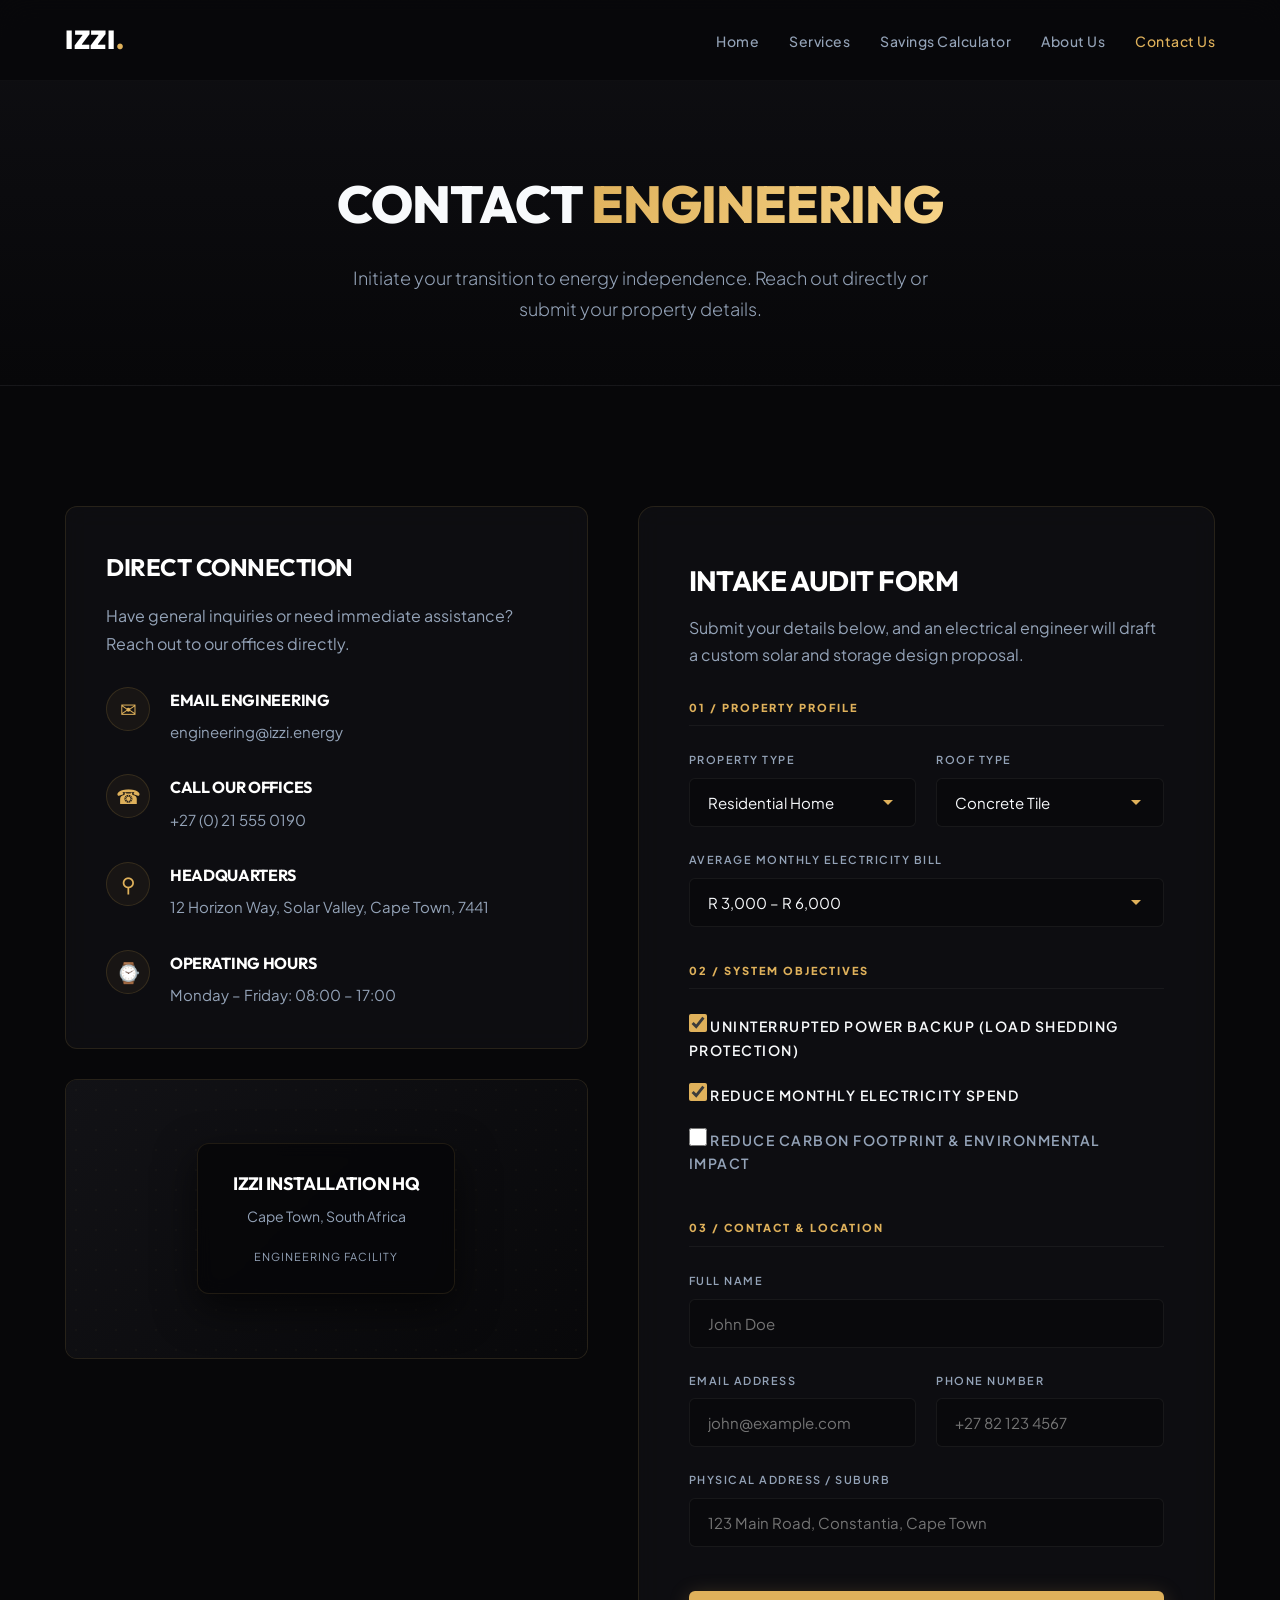
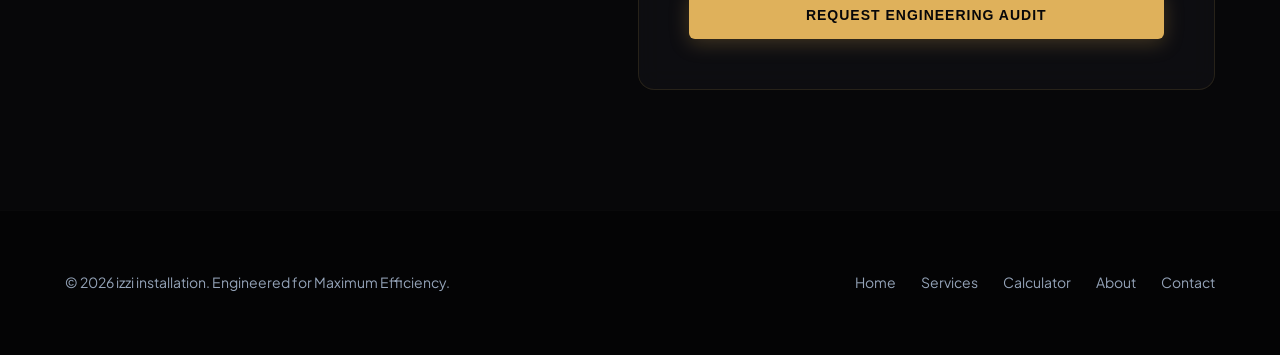
<file: contact.html>
<!DOCTYPE html>
<html lang="en">
<head>
    <meta charset="UTF-8">
    <meta name="viewport" content="width=device-width, initial-scale=1.0">
    <title>Contact Us | izzi installation</title>
    <!-- Google Fonts for Premium Typography -->
    <link rel="preconnect" href="https://fonts.googleapis.com">
    <link rel="preconnect" href="https://fonts.gstatic.com" crossorigin>
    <link href="https://fonts.googleapis.com/css2?family=Outfit:wght@300;400;500;600;700;800;900&family=Plus+Jakarta+Sans:wght@300;400;500;600;700;800&display=swap" rel="stylesheet">
    <link rel="stylesheet" href="style.css">
</head>
<body>
    <!-- Header & Navigation -->
    <header class="site-header">
        <div class="header-container">
            <div class="logo"><a href="index.html">izzi<span>.</span></a></div>
            <nav class="main-nav">
                <ul>
                    <li><a href="index.html">Home</a></li>
                    <li><a href="services.html">Services</a></li>
                    <li><a href="calculator.html">Savings Calculator</a></li>
                    <li><a href="about.html">About Us</a></li>
                    <li><a href="contact.html" class="active">Contact Us</a></li>
                </ul>
            </nav>
        </div>
    </header>

    <!-- Page Header -->
    <section class="page-header">
        <div class="container">
            <h1>Contact <span>Engineering</span></h1>
            <p>Initiate your transition to energy independence. Reach out directly or submit your property details.</p>
        </div>
    </section>

    <!-- Contact Grid -->
    <section class="contact-page-section section-padding">
        <div class="container">
            <div class="contact-grid-layout">
                
                <!-- Left: Contact Details & Map -->
                <div class="contact-info-panel">
                    <div class="card contact-details-card">
                        <h2>Direct Connection</h2>
                        <p style="color: var(--text-muted); margin-bottom: 30px;">Have general inquiries or need immediate assistance? Reach out to our offices directly.</p>
                        
                        <div class="contact-detail-item">
                            <span class="detail-icon">✉</span>
                            <div>
                                <h3>Email Engineering</h3>
                                <p><a href="mailto:engineering@izzi.energy">engineering@izzi.energy</a></p>
                            </div>
                        </div>

                        <div class="contact-detail-item">
                            <span class="detail-icon">☎</span>
                            <div>
                                <h3>Call Our Offices</h3>
                                <p><a href="tel:+27215550190">+27 (0) 21 555 0190</a></p>
                            </div>
                        </div>

                        <div class="contact-detail-item">
                            <span class="detail-icon">⚲</span>
                            <div>
                                <h3>Headquarters</h3>
                                <p>12 Horizon Way, Solar Valley, Cape Town, 7441</p>
                            </div>
                        </div>

                        <div class="contact-detail-item">
                            <span class="detail-icon">⌚</span>
                            <div>
                                <h3>Operating Hours</h3>
                                <p>Monday – Friday: 08:00 – 17:00</p>
                            </div>
                        </div>
                    </div>

                    <!-- Dark Mode Map Container -->
                    <div class="card map-card">
                        <div class="map-placeholder">
                            <div class="map-overlay">
                                <h3>izzi installation HQ</h3>
                                <p>Cape Town, South Africa</p>
                                <span class="badge-text">Engineering Facility</span>
                            </div>
                        </div>
                    </div>
                </div>

                <!-- Right: Comprehensive Intake Form -->
                <div class="contact-form-panel">
                    <div class="form-container">
                        <h2>Intake Audit Form</h2>
                        <p style="color: var(--text-muted); margin-bottom: 30px;">Submit your details below, and an electrical engineer will draft a custom solar and storage design proposal.</p>
                        
                        <form onsubmit="event.preventDefault(); alert('Thank you! Your property intake details have been logged. An electrical engineer will review your profile and contact you within 24 hours.');">
                            
                            <!-- Section 1: Property Profile -->
                            <div class="form-section-title">01 / Property Profile</div>
                            <div class="form-row-2">
                                <div class="form-group">
                                    <label for="property-type">Property Type</label>
                                    <select id="property-type" required>
                                        <option value="residential">Residential Home</option>
                                        <option value="commercial">Commercial Building</option>
                                        <option value="industrial">Industrial Facility</option>
                                    </select>
                                </div>
                                <div class="form-group">
                                    <label for="roof-type">Roof Type</label>
                                    <select id="roof-type" required>
                                        <option value="tile">Concrete Tile</option>
                                        <option value="metal">Chromadek / Metal Sheeting</option>
                                        <option value="slate">Slate Tile</option>
                                        <option value="flat">Flat Concrete Slab</option>
                                    </select>
                                </div>
                            </div>
                            <div class="form-group">
                                <label for="monthly-spend">Average Monthly Electricity Bill</label>
                                <select id="monthly-spend" required>
                                    <option value="under-1500">Under R 1,500</option>
                                    <option value="1500-3000">R 1,500 – R 3,000</option>
                                    <option value="3000-6000" selected>R 3,000 – R 6,000</option>
                                    <option value="6000-10000">R 6,000 – R 10,000</option>
                                    <option value="over-10000">R 10,000+</option>
                                </select>
                            </div>

                            <!-- Section 2: System Goals -->
                            <div class="form-section-title" style="margin-top: 35px;">02 / System Objectives</div>
                            <div class="form-group checkbox-group">
                                <label class="checkbox-label">
                                    <input type="checkbox" name="goals" value="backup" checked>
                                    <span>Uninterrupted Power Backup (Load Shedding Protection)</span>
                                </label>
                                <label class="checkbox-label">
                                    <input type="checkbox" name="goals" value="savings" checked>
                                    <span>Reduce Monthly Electricity Spend</span>
                                </label>
                                <label class="checkbox-label">
                                    <input type="checkbox" name="goals" value="green">
                                    <span>Reduce Carbon Footprint & Environmental Impact</span>
                                </label>
                            </div>

                            <!-- Section 3: Contact Details -->
                            <div class="form-section-title" style="margin-top: 35px;">03 / Contact & Location</div>
                            <div class="form-group">
                                <label for="client-name">Full Name</label>
                                <input type="text" id="client-name" placeholder="John Doe" required>
                            </div>
                            <div class="form-row-2">
                                <div class="form-group">
                                    <label for="client-email">Email Address</label>
                                    <input type="email" id="client-email" placeholder="john@example.com" required>
                                </div>
                                <div class="form-group">
                                    <label for="client-phone">Phone Number</label>
                                    <input type="tel" id="client-phone" placeholder="+27 82 123 4567" required>
                                </div>
                            </div>
                            <div class="form-group">
                                <label for="client-address">Physical Address / Suburb</label>
                                <input type="text" id="client-address" placeholder="123 Main Road, Constantia, Cape Town" required>
                            </div>

                            <button class="btn-primary form-submit-btn" type="submit" style="margin-top: 20px;">Request Engineering Audit</button>
                        </form>
                    </div>
                </div>

            </div>
        </div>
    </section>

    <!-- Footer -->
    <footer class="site-footer">
        <div class="container">
            <p>&copy; 2026 izzi installation. Engineered for Maximum Efficiency.</p>
            <div class="footer-links">
                <a href="index.html">Home</a>
                <a href="services.html">Services</a>
                <a href="calculator.html">Calculator</a>
                <a href="about.html">About</a>
                <a href="contact.html">Contact</a>
            </div>
        </div>
    </footer>
</body>
</html>
</file>
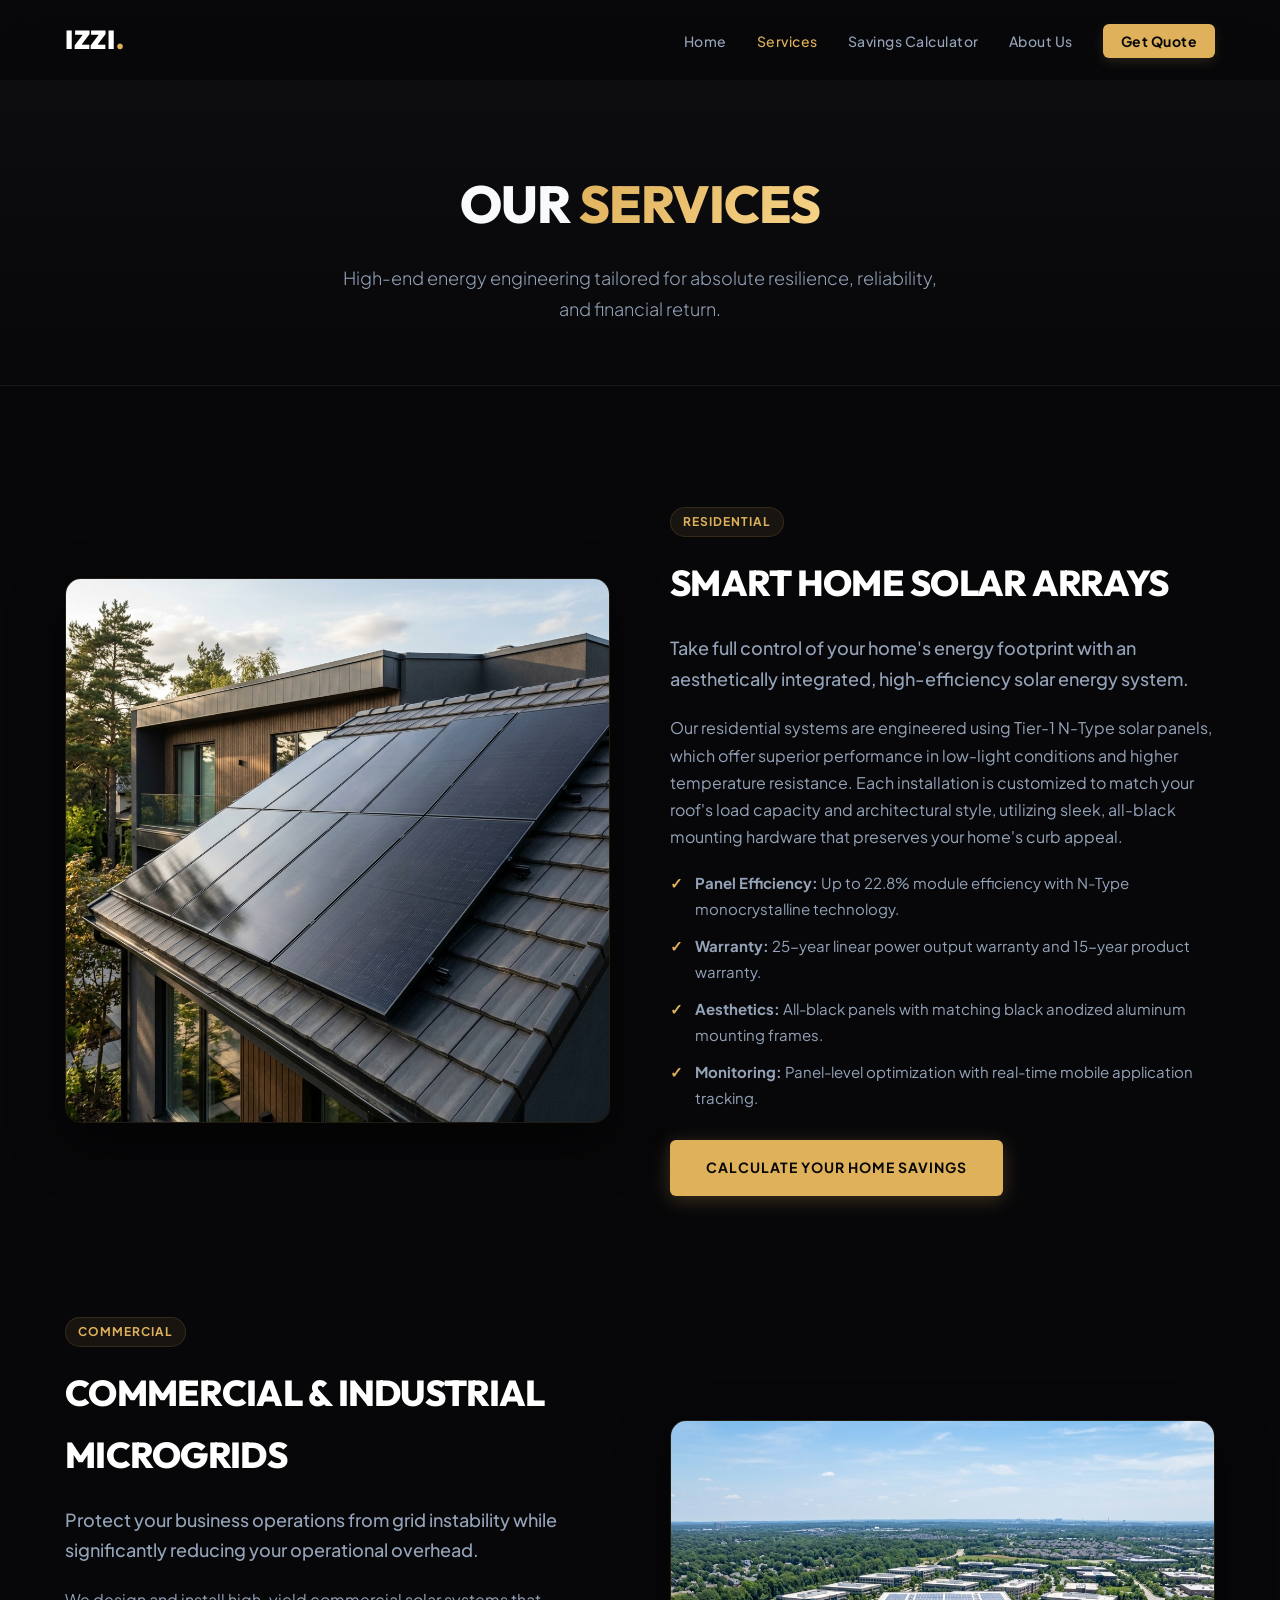
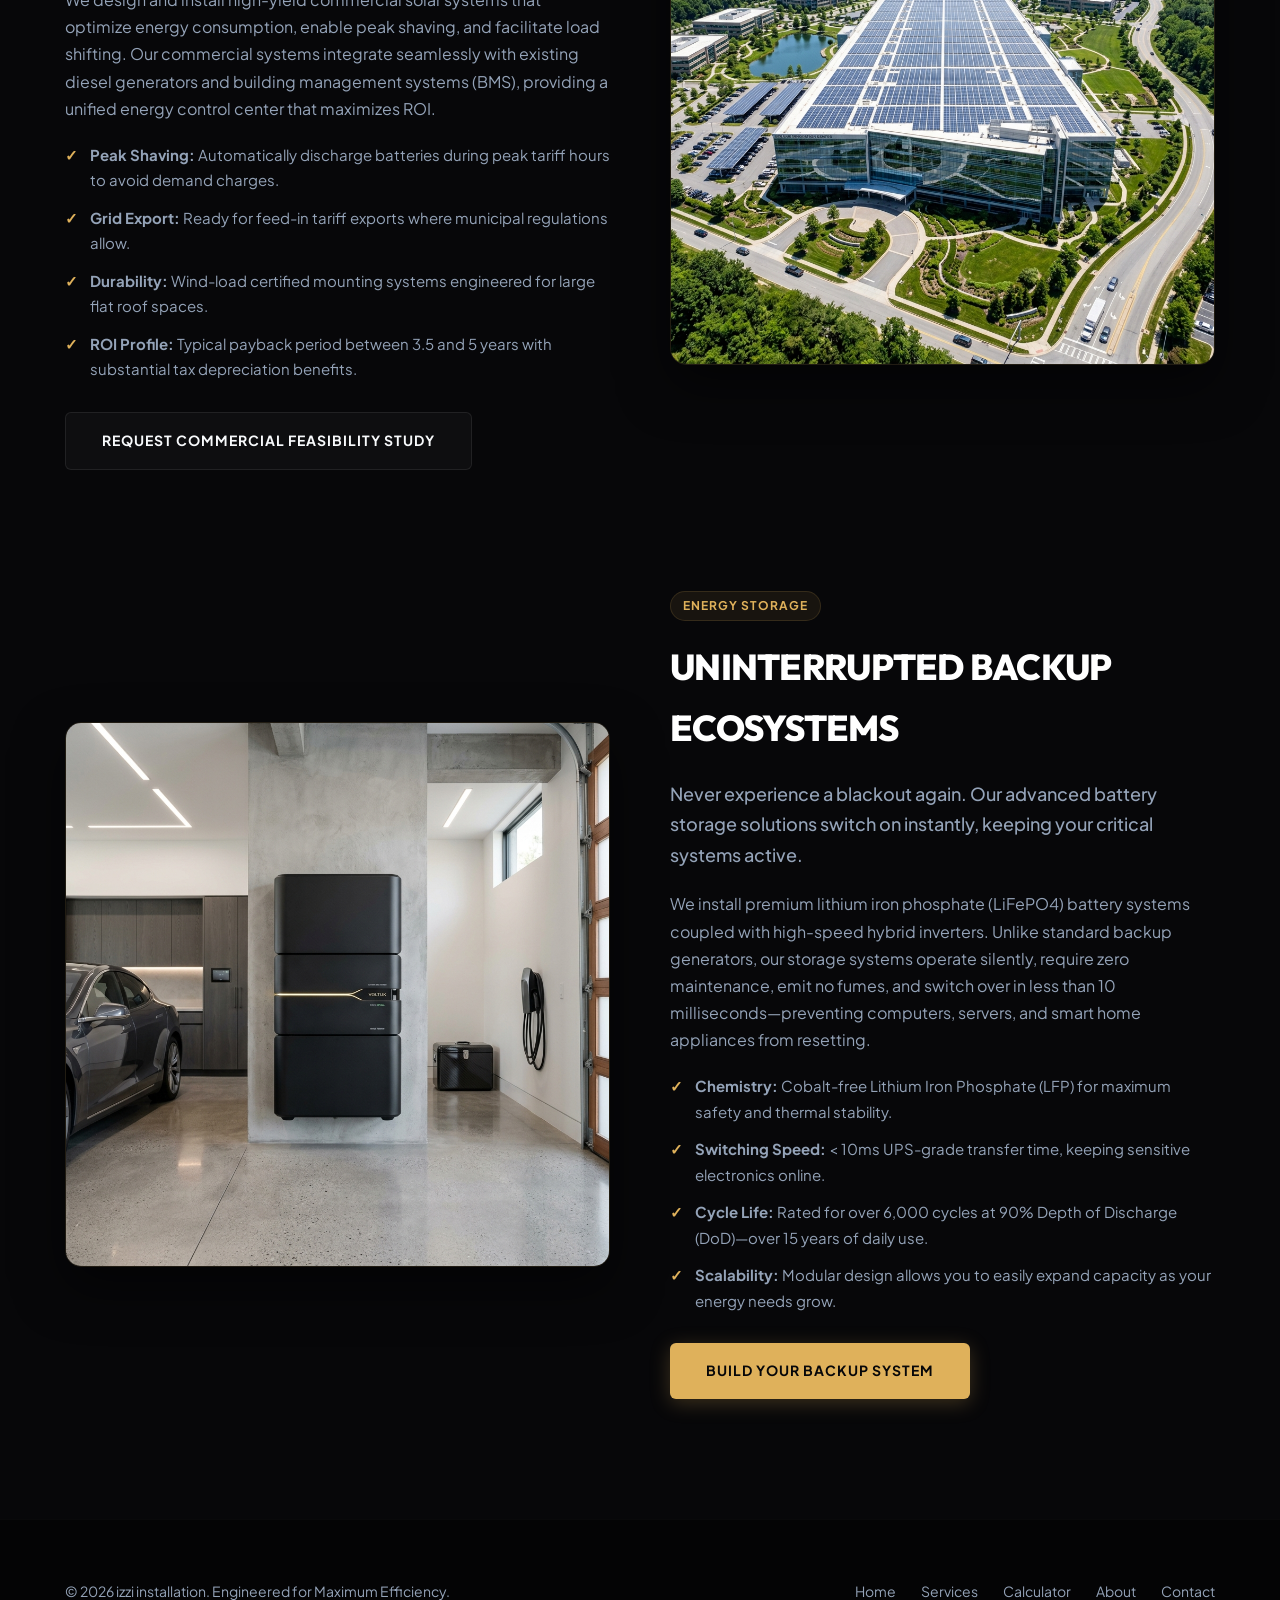
<file: services.html>
<!DOCTYPE html>
<html lang="en">
<head>
    <meta charset="UTF-8">
    <meta name="viewport" content="width=device-width, initial-scale=1.0">
    <title>Our Services | izzi installation</title>
    <!-- Google Fonts for Premium Typography -->
    <link rel="preconnect" href="https://fonts.googleapis.com">
    <link rel="preconnect" href="https://fonts.gstatic.com" crossorigin>
    <link href="https://fonts.googleapis.com/css2?family=Outfit:wght@300;400;500;600;700;800;900&family=Plus+Jakarta+Sans:wght@300;400;500;600;700;800&display=swap" rel="stylesheet">
    <link rel="stylesheet" href="style.css">
</head>
<body>
    <!-- Header & Navigation -->
    <header class="site-header">
        <div class="header-container">
            <div class="logo"><a href="index.html">izzi<span>.</span></a></div>
            <nav class="main-nav">
                <ul>
                    <li><a href="index.html">Home</a></li>
                    <li><a href="services.html" class="active">Services</a></li>
                    <li><a href="calculator.html">Savings Calculator</a></li>
                    <li><a href="about.html">About Us</a></li>
                    <li><a href="contact.html" class="nav-cta">Get Quote</a></li>
                </ul>
            </nav>
        </div>
    </header>

    <!-- Page Header -->
    <section class="page-header">
        <div class="container">
            <h1>Our <span>Services</span></h1>
            <p>High-end energy engineering tailored for absolute resilience, reliability, and financial return.</p>
        </div>
    </section>

    <!-- Services Deep Dive -->
    <section class="services-detail-section section-padding">
        <div class="container">
            <!-- Service 1: Residential -->
            <div class="service-detail-row">
                <div class="service-detail-image-wrapper">
                    <img src="assets/residential_solar.png" alt="Premium Residential Solar Installation" class="service-detail-image">
                </div>
                <div class="service-detail-content">
                    <div class="service-tag">Residential</div>
                    <h2>Smart Home Solar Arrays</h2>
                    <p class="service-lead">Take full control of your home's energy footprint with an aesthetically integrated, high-efficiency solar energy system.</p>
                    <p>Our residential systems are engineered using Tier-1 N-Type solar panels, which offer superior performance in low-light conditions and higher temperature resistance. Each installation is customized to match your roof's load capacity and architectural style, utilizing sleek, all-black mounting hardware that preserves your home's curb appeal.</p>
                    <ul class="service-specs-list">
                        <li><strong>Panel Efficiency:</strong> Up to 22.8% module efficiency with N-Type monocrystalline technology.</li>
                        <li><strong>Warranty:</strong> 25-year linear power output warranty and 15-year product warranty.</li>
                        <li><strong>Aesthetics:</strong> All-black panels with matching black anodized aluminum mounting frames.</li>
                        <li><strong>Monitoring:</strong> Panel-level optimization with real-time mobile application tracking.</li>
                    </ul>
                    <a href="calculator.html" class="btn-primary">Calculate Your Home Savings</a>
                </div>
            </div>

            <!-- Service 2: Commercial -->
            <div class="service-detail-row reverse">
                <div class="service-detail-image-wrapper">
                    <img src="assets/commercial_solar.png" alt="Large-Scale Commercial Solar Array" class="service-detail-image">
                </div>
                <div class="service-detail-content">
                    <div class="service-tag">Commercial</div>
                    <h2>Commercial & Industrial Microgrids</h2>
                    <p class="service-lead">Protect your business operations from grid instability while significantly reducing your operational overhead.</p>
                    <p>We design and install high-yield commercial solar systems that optimize energy consumption, enable peak shaving, and facilitate load shifting. Our commercial systems integrate seamlessly with existing diesel generators and building management systems (BMS), providing a unified energy control center that maximizes ROI.</p>
                    <ul class="service-specs-list">
                        <li><strong>Peak Shaving:</strong> Automatically discharge batteries during peak tariff hours to avoid demand charges.</li>
                        <li><strong>Grid Export:</strong> Ready for feed-in tariff exports where municipal regulations allow.</li>
                        <li><strong>Durability:</strong> Wind-load certified mounting systems engineered for large flat roof spaces.</li>
                        <li><strong>ROI Profile:</strong> Typical payback period between 3.5 and 5 years with substantial tax depreciation benefits.</li>
                    </ul>
                    <a href="contact.html" class="btn-secondary">Request Commercial Feasibility Study</a>
                </div>
            </div>

            <!-- Service 3: Backup -->
            <div class="service-detail-row">
                <div class="service-detail-image-wrapper">
                    <img src="assets/battery_backup.png" alt="Premium Wall-Mounted Lithium Battery Backup" class="service-detail-image">
                </div>
                <div class="service-detail-content">
                    <div class="service-tag">Energy Storage</div>
                    <h2>Uninterrupted Backup Ecosystems</h2>
                    <p class="service-lead">Never experience a blackout again. Our advanced battery storage solutions switch on instantly, keeping your critical systems active.</p>
                    <p>We install premium lithium iron phosphate (LiFePO4) battery systems coupled with high-speed hybrid inverters. Unlike standard backup generators, our storage systems operate silently, require zero maintenance, emit no fumes, and switch over in less than 10 milliseconds—preventing computers, servers, and smart home appliances from resetting.</p>
                    <ul class="service-specs-list">
                        <li><strong>Chemistry:</strong> Cobalt-free Lithium Iron Phosphate (LFP) for maximum safety and thermal stability.</li>
                        <li><strong>Switching Speed:</strong> &lt; 10ms UPS-grade transfer time, keeping sensitive electronics online.</li>
                        <li><strong>Cycle Life:</strong> Rated for over 6,000 cycles at 90% Depth of Discharge (DoD)—over 15 years of daily use.</li>
                        <li><strong>Scalability:</strong> Modular design allows you to easily expand capacity as your energy needs grow.</li>
                    </ul>
                    <a href="contact.html" class="btn-primary">Build Your Backup System</a>
                </div>
            </div>
        </div>
    </section>

    <!-- Footer -->
    <footer class="site-footer">
        <div class="container">
            <p>&copy; 2026 izzi installation. Engineered for Maximum Efficiency.</p>
            <div class="footer-links">
                <a href="index.html">Home</a>
                <a href="services.html">Services</a>
                <a href="calculator.html">Calculator</a>
                <a href="about.html">About</a>
                <a href="contact.html">Contact</a>
            </div>
        </div>
    </footer>
</body>
</html>
</file>
<file: style.css>
/*
Theme Name: izzi installation Custom Theme
Author: Custom Developer
Description: A highly sophisticated, high-contrast theme designed for a premier solar installation business.
Version: 3.0
License: GNU General Public License v2 or later
Text Domain: izzi-installation
*/

:root {
    --bg-dark: #070709;
    --bg-light-dark: #0f0f13;
    --bg-card: rgba(18, 18, 22, 0.65);
    --solar-gold: #dfb15b; /* Champagne Gold */
    --solar-glow: #f7d488; /* Glowing Champagne Gold */
    --text-white: #f8fafc; /* Off-White Linen */
    --text-muted: #94a3b8; /* Muted Slate Grey */
    --pure-white: #ffffff;
    --border-color: rgba(223, 177, 91, 0.12); /* Gold border with low alpha */
    --border-hover: rgba(223, 177, 91, 0.35); /* Gold border with higher alpha */
    --glass-bg: rgba(11, 11, 14, 0.9);
}

* {
    box-sizing: border-box;
    margin: 0;
    padding: 0;
}

html {
    scroll-behavior: smooth;
}

body {
    font-family: 'Plus Jakarta Sans', sans-serif;
    background-color: var(--bg-dark);
    color: var(--text-white);
    line-height: 1.7;
    overflow-x: hidden;
}

h1, h2, h3, h4, .logo a {
    font-family: 'Outfit', sans-serif;
    letter-spacing: -0.02em;
}

a {
    color: var(--solar-gold);
    text-decoration: none;
    transition: all 0.3s cubic-bezier(0.16, 1, 0.3, 1);
}

a:hover {
    color: var(--solar-glow);
}

/* Container */
.container {
    max-width: 1200px;
    margin: 0 auto;
    padding: 0 25px;
}

/* Header & Navigation */
.site-header {
    background-color: rgba(7, 7, 9, 0.8);
    border-bottom: 1px solid rgba(255, 255, 255, 0.03);
    position: fixed;
    width: 100%;
    top: 0;
    z-index: 1000;
    backdrop-filter: blur(16px);
    -webkit-backdrop-filter: blur(16px);
    transition: all 0.3s ease;
}

.header-container {
    max-width: 1200px;
    margin: 0 auto;
    padding: 18px 25px;
    display: flex;
    justify-content: space-between;
    align-items: center;
}

.logo a {
    font-size: 26px;
    font-weight: 900;
    text-transform: uppercase;
    letter-spacing: 1px;
    color: var(--pure-white);
}

.logo span {
    color: var(--solar-gold);
}

.main-nav ul {
    display: flex;
    list-style: none;
    gap: 30px;
    align-items: center;
}

.main-nav a {
    color: var(--text-muted);
    font-weight: 500;
    font-size: 14px;
    letter-spacing: 0.5px;
}

.main-nav a:hover, .main-nav a.active {
    color: var(--solar-gold);
}

.main-nav .nav-cta {
    background: var(--solar-gold);
    color: var(--bg-dark);
    padding: 8px 18px;
    border-radius: 6px;
    font-weight: 700;
    box-shadow: 0 4px 12px rgba(223, 177, 91, 0.15);
}

.main-nav .nav-cta:hover {
    background: var(--solar-glow);
    color: var(--bg-dark);
    transform: translateY(-1px);
    box-shadow: 0 6px 16px rgba(223, 177, 91, 0.3);
}

/* Page Header (Subpages) */
.page-header {
    padding: 160px 0 60px 0;
    background: linear-gradient(180deg, var(--bg-light-dark) 0%, var(--bg-dark) 100%);
    border-bottom: 1px solid rgba(255, 255, 255, 0.03);
    text-align: center;
}

.page-header h1 {
    font-size: 52px;
    font-weight: 800;
    text-transform: uppercase;
    margin-bottom: 15px;
    letter-spacing: -1px;
}

.page-header h1 span {
    color: var(--solar-gold);
    background: linear-gradient(135deg, var(--solar-gold) 0%, var(--solar-glow) 100%);
    -webkit-background-clip: text;
    -webkit-text-fill-color: transparent;
}

.page-header p {
    color: var(--text-muted);
    font-size: 18px;
    max-width: 600px;
    margin: 0 auto;
    font-weight: 300;
}

/* Section Common Headers */
.section-padding {
    padding: 120px 0;
}

.section-header {
    text-align: center;
    max-width: 700px;
    margin: 0 auto 60px auto;
}

.section-title {
    font-size: 42px;
    font-weight: 800;
    text-transform: uppercase;
    letter-spacing: -0.5px;
    margin-bottom: 15px;
}

.section-title span {
    color: var(--solar-gold);
    background: linear-gradient(135deg, var(--solar-gold) 30%, var(--solar-glow) 100%);
    -webkit-background-clip: text;
    -webkit-text-fill-color: transparent;
}

.section-subtitle {
    color: var(--text-muted);
    font-size: 18px;
}

/* Hero Section */
.hero {
    padding: 200px 0 120px 0;
    background: radial-gradient(circle at 85% 15%, rgba(223, 177, 91, 0.05) 0%, rgba(7,7,9,0) 55%),
                linear-gradient(180deg, var(--bg-light-dark) 0%, var(--bg-dark) 100%);
    position: relative;
    overflow: hidden;
}

.hero-container {
    max-width: 1200px;
    margin: 0 auto;
    padding: 0 25px;
    display: grid;
    grid-template-columns: 1.1fr 0.9fr;
    gap: 50px;
    align-items: center;
}

.hero-content {
    max-width: 620px;
}

.hero h1 {
    font-size: 64px;
    font-weight: 900;
    line-height: 1.1;
    margin-bottom: 25px;
    text-transform: uppercase;
    letter-spacing: -1.5px;
}

.hero h1 span {
    color: var(--solar-gold);
    background: linear-gradient(135deg, var(--solar-gold) 0%, var(--solar-glow) 100%);
    -webkit-background-clip: text;
    -webkit-text-fill-color: transparent;
    display: block;
}

.hero p {
    font-size: 20px;
    color: var(--text-muted);
    margin-bottom: 40px;
    font-weight: 300;
}

.hero-actions {
    display: flex;
    gap: 20px;
}

.btn-primary {
    background-color: var(--solar-gold);
    color: var(--bg-dark);
    padding: 16px 36px;
    font-weight: 700;
    text-transform: uppercase;
    font-size: 14px;
    letter-spacing: 1px;
    border-radius: 6px;
    display: inline-block;
    border: none;
    cursor: pointer;
    box-shadow: 0 4px 20px rgba(223, 177, 91, 0.25);
    transition: all 0.3s cubic-bezier(0.16, 1, 0.3, 1);
}

.btn-primary:hover {
    background-color: var(--solar-glow);
    transform: translateY(-2px);
    box-shadow: 0 8px 30px rgba(223, 177, 91, 0.45);
}

.btn-secondary {
    background-color: rgba(255, 255, 255, 0.03);
    color: var(--text-white);
    padding: 16px 36px;
    font-weight: 700;
    text-transform: uppercase;
    font-size: 14px;
    letter-spacing: 1px;
    border-radius: 6px;
    display: inline-block;
    border: 1px solid rgba(255, 255, 255, 0.08);
    transition: all 0.3s cubic-bezier(0.16, 1, 0.3, 1);
}

.btn-secondary:hover {
    background-color: rgba(255, 255, 255, 0.08);
    border-color: var(--solar-gold);
    transform: translateY(-2px);
}

.hero-image-container {
    position: relative;
    display: flex;
    justify-content: center;
}

.hero-image-wrapper {
    position: relative;
    border-radius: 16px;
    overflow: visible;
    border: 1px solid var(--border-color);
    box-shadow: 0 20px 50px rgba(0, 0, 0, 0.6);
}

.hero-image {
    width: 100%;
    max-width: 480px;
    border-radius: 15px;
    display: block;
    object-fit: cover;
    transition: transform 0.5s ease;
}

.hero-image-wrapper:hover .hero-image {
    transform: scale(1.02);
}

.hero-badge {
    position: absolute;
    bottom: -20px;
    left: -20px;
    background: var(--glass-bg);
    border: 1px solid var(--border-color);
    padding: 15px 25px;
    border-radius: 12px;
    display: flex;
    flex-direction: column;
    box-shadow: 0 10px 30px rgba(0,0,0,0.7);
    backdrop-filter: blur(12px);
    -webkit-backdrop-filter: blur(12px);
}

.badge-number {
    font-size: 32px;
    font-weight: 800;
    color: var(--solar-gold);
    line-height: 1.1;
}

.badge-text {
    font-size: 11px;
    text-transform: uppercase;
    letter-spacing: 1px;
    color: var(--text-muted);
    margin-top: 2px;
}

/* Cards System */
.card {
    background: var(--bg-card);
    border: 1px solid var(--border-color);
    border-radius: 12px;
    backdrop-filter: blur(12px);
    -webkit-backdrop-filter: blur(12px);
    transition: all 0.4s cubic-bezier(0.16, 1, 0.3, 1);
}

.card:hover {
    border-color: var(--border-hover);
    box-shadow: 0 12px 40px rgba(223, 177, 91, 0.05);
}

/* Services Detail Page Layout */
.service-detail-row {
    display: grid;
    grid-template-columns: 1fr 1fr;
    gap: 60px;
    align-items: center;
    margin-bottom: 120px;
}

.service-detail-row:last-child {
    margin-bottom: 0;
}

.service-detail-row.reverse {
    direction: rtl;
}

.service-detail-row.reverse .service-detail-content,
.service-detail-row.reverse .service-detail-image-wrapper {
    direction: ltr;
}

.service-detail-image-wrapper {
    border-radius: 16px;
    overflow: hidden;
    border: 1px solid var(--border-color);
    box-shadow: 0 20px 50px rgba(0, 0, 0, 0.5);
}

.service-detail-image {
    width: 100%;
    height: auto;
    display: block;
    transition: transform 0.6s cubic-bezier(0.16, 1, 0.3, 1);
}

.service-detail-image-wrapper:hover .service-detail-image {
    transform: scale(1.03);
}

.service-tag {
    display: inline-block;
    background: rgba(223, 177, 91, 0.08);
    color: var(--solar-gold);
    padding: 4px 12px;
    border-radius: 20px;
    font-size: 12px;
    font-weight: 700;
    text-transform: uppercase;
    letter-spacing: 1px;
    margin-bottom: 15px;
    border: 1px solid rgba(223, 177, 91, 0.15);
}

.service-detail-content h2 {
    font-size: 36px;
    font-weight: 800;
    text-transform: uppercase;
    margin-bottom: 20px;
    color: var(--pure-white);
}

.service-lead {
    font-size: 18px;
    color: var(--text-white);
    font-weight: 500;
    margin-bottom: 20px;
}

.service-detail-content p {
    color: var(--text-muted);
    margin-bottom: 20px;
}

.service-specs-list {
    list-style: none;
    margin-bottom: 30px;
}

.service-specs-list li {
    position: relative;
    padding-left: 25px;
    margin-bottom: 12px;
    color: var(--text-muted);
    font-size: 15px;
}

.service-specs-list li::before {
    content: '✓';
    position: absolute;
    left: 0;
    color: var(--solar-gold);
    font-weight: 700;
}

/* Advanced Calculator Page Layout */
.calculator-section {
    background: #0b0b0e;
    border-top: 1px solid rgba(255, 255, 255, 0.02);
    border-bottom: 1px solid rgba(255, 255, 255, 0.02);
}

.calculator-grid {
    display: grid;
    grid-template-columns: 1fr 1.1fr;
    gap: 40px;
    align-items: stretch;
}

.calculator-large-grid {
    display: grid;
    grid-template-columns: 1fr 1.1fr;
    gap: 40px;
}

.calculator-panel {
    padding: 40px;
}

.calculator-panel h2 {
    font-size: 24px;
    margin-bottom: 35px;
    text-transform: uppercase;
    letter-spacing: 0.5px;
    color: var(--pure-white);
    border-bottom: 1px solid var(--border-color);
    padding-bottom: 15px;
}

.input-group {
    margin-bottom: 35px;
}

.slider-header {
    display: flex;
    justify-content: space-between;
    align-items: center;
    margin-bottom: 15px;
}

.slider-header label {
    font-weight: 600;
    text-transform: uppercase;
    font-size: 13px;
    letter-spacing: 1px;
    color: var(--text-muted);
}

.slider-value {
    font-size: 24px;
    font-weight: 800;
    color: var(--solar-gold);
}

.custom-slider {
    -webkit-appearance: none;
    width: 100%;
    height: 6px;
    border-radius: 3px;
    background: rgba(255, 255, 255, 0.08);
    outline: none;
    margin-bottom: 10px;
}

.custom-slider::-webkit-slider-thumb {
    -webkit-appearance: none;
    appearance: none;
    width: 22px;
    height: 22px;
    border-radius: 50%;
    background: var(--solar-gold);
    cursor: pointer;
    box-shadow: 0 0 10px rgba(223, 177, 91, 0.4);
    transition: transform 0.1s, background-color 0.1s;
}

.custom-slider::-webkit-slider-thumb:hover {
    transform: scale(1.2);
    background: var(--solar-glow);
}

.custom-slider::-moz-range-thumb {
    width: 22px;
    height: 22px;
    border-radius: 50%;
    background: var(--solar-gold);
    cursor: pointer;
    border: none;
    box-shadow: 0 0 10px rgba(223, 177, 91, 0.4);
    transition: transform 0.1s, background-color 0.1s;
}

.custom-slider::-moz-range-thumb:hover {
    transform: scale(1.2);
    background: var(--solar-glow);
}

.slider-labels {
    display: flex;
    justify-content: space-between;
    font-size: 12px;
    color: var(--text-muted);
}

.calculator-options-group {
    margin-bottom: 30px;
}

.group-label {
    display: block;
    font-weight: 600;
    text-transform: uppercase;
    font-size: 12px;
    letter-spacing: 1px;
    color: var(--text-muted);
    margin-bottom: 15px;
}

.options-grid {
    display: grid;
    grid-template-columns: 1fr 1fr;
    gap: 15px;
}

.options-grid.grid-3-options {
    grid-template-columns: 1fr 1fr 1fr;
}

.option-button {
    background: rgba(255, 255, 255, 0.01);
    border: 1px solid rgba(255, 255, 255, 0.05);
    border-radius: 8px;
    padding: 15px;
    text-align: center;
    cursor: pointer;
    display: flex;
    flex-direction: column;
    align-items: center;
    justify-content: center;
    transition: all 0.3s cubic-bezier(0.16, 1, 0.3, 1);
}

.option-button:hover {
    border-color: rgba(223, 177, 91, 0.25);
    background: rgba(255, 255, 255, 0.03);
}

.option-button.active {
    border-color: var(--solar-gold);
    background: rgba(223, 177, 91, 0.05);
    box-shadow: 0 0 15px rgba(223, 177, 91, 0.08);
}

.option-button span {
    font-weight: 700;
    font-size: 13px;
    color: var(--pure-white);
    text-transform: uppercase;
    letter-spacing: 0.5px;
}

.option-button small {
    font-size: 10px;
    color: var(--text-muted);
    margin-top: 4px;
    line-height: 1.2;
}

/* Results Display */
.calculator-results-panel {
    display: flex;
    flex-direction: column;
    gap: 20px;
}

.result-card {
    background: rgba(255, 255, 255, 0.01);
    border: 1px solid rgba(255, 255, 255, 0.04);
    border-radius: 12px;
    padding: 24px;
    display: flex;
    flex-direction: column;
    justify-content: center;
}

.result-card.highlight {
    background: rgba(223, 177, 91, 0.03);
    border: 1px solid rgba(223, 177, 91, 0.2);
    padding: 35px;
    position: relative;
    overflow: hidden;
}

.result-card.highlight::after {
    content: '';
    position: absolute;
    top: 0;
    right: 0;
    width: 150px;
    height: 150px;
    background: radial-gradient(circle, rgba(223,177,91,0.06) 0%, rgba(0,0,0,0) 70%);
    pointer-events: none;
}

.result-label {
    font-size: 12px;
    text-transform: uppercase;
    letter-spacing: 1.5px;
    color: var(--text-muted);
    margin-bottom: 8px;
    font-weight: 600;
}

.result-value {
    font-size: 48px;
    font-weight: 900;
    color: var(--solar-gold);
    line-height: 1.1;
    margin-bottom: 5px;
}

.result-value-small {
    font-size: 28px;
    font-weight: 800;
    color: var(--pure-white);
    line-height: 1.2;
}

.result-meta {
    font-size: 12px;
    color: var(--text-muted);
}

.calculator-specs-grid {
    display: grid;
    grid-template-columns: 1fr 1fr;
    gap: 20px;
}

.full-width-btn {
    width: 100%;
    text-align: center;
}

/* Pure CSS/JS Savings Graph */
.graph-card {
    padding: 30px !important;
}

.graph-card h3 {
    font-size: 18px;
    text-transform: uppercase;
    margin-bottom: 25px;
    color: var(--pure-white);
    font-weight: 700;
    letter-spacing: 0.5px;
}

.graph-container {
    display: grid;
    grid-template-columns: repeat(4, 1fr);
    gap: 20px;
    height: 180px;
    align-items: flex-end;
    border-bottom: 1px solid rgba(255, 255, 255, 0.08);
    padding-bottom: 10px;
    margin-bottom: 15px;
}

.graph-bar-wrapper {
    display: flex;
    flex-direction: column;
    align-items: center;
    height: 100%;
    justify-content: flex-end;
}

.graph-bar {
    width: 100%;
    background: linear-gradient(360deg, rgba(223, 177, 91, 0.05) 0%, var(--solar-gold) 100%);
    border-radius: 4px 4px 0 0;
    position: relative;
    transition: height 0.6s cubic-bezier(0.16, 1, 0.3, 1);
    display: flex;
    justify-content: center;
}

.bar-value {
    position: absolute;
    top: -25px;
    font-size: 12px;
    font-weight: 700;
    color: var(--solar-gold);
    white-space: nowrap;
}

.bar-label {
    font-size: 12px;
    color: var(--text-muted);
    margin-top: 8px;
}

.graph-note {
    font-size: 11px;
    color: var(--text-muted);
    font-style: italic;
}

/* Services Showcase (Grid Layout) */
.grid-3 {
    display: grid;
    grid-template-columns: repeat(auto-fit, minmax(320px, 1fr));
    gap: 30px;
}

.service-card {
    overflow: hidden;
    display: flex;
    flex-direction: column;
    height: 100%;
}

.card-image-wrapper {
    position: relative;
    width: 100%;
    height: 220px;
    overflow: hidden;
    border-bottom: 1px solid rgba(255, 255, 255, 0.03);
}

.card-image {
    width: 100%;
    height: 100%;
    object-fit: cover;
    transition: transform 0.6s cubic-bezier(0.16, 1, 0.3, 1);
}

.service-card:hover .card-image {
    transform: scale(1.06);
}

.card-content {
    padding: 30px;
    flex-grow: 1;
    display: flex;
    flex-direction: column;
}

.service-card h3 {
    font-size: 22px;
    font-weight: 700;
    margin-bottom: 12px;
    text-transform: uppercase;
    letter-spacing: 0.5px;
    color: var(--pure-white);
}

.service-card p {
    color: var(--text-muted);
    font-size: 15px;
    line-height: 1.6;
}

/* Process Timeline */
.process-section {
    background-color: #0b0b0e;
    border-top: 1px solid rgba(255, 255, 255, 0.02);
    border-bottom: 1px solid rgba(255, 255, 255, 0.02);
}

.timeline {
    position: relative;
    max-width: 900px;
    margin: 0 auto;
    padding: 20px 0;
}

.timeline::before {
    content: '';
    position: absolute;
    top: 0;
    left: 40px;
    width: 2px;
    height: 100%;
    background: linear-gradient(to bottom, rgba(223, 177, 91, 0.08) 0%, var(--solar-gold) 15%, var(--solar-gold) 85%, rgba(223, 177, 91, 0.08) 100%);
}

.timeline-item {
    position: relative;
    margin-bottom: 60px;
    padding-left: 100px;
}

.timeline-item:last-child {
    margin-bottom: 0;
}

.timeline-number {
    position: absolute;
    left: 16px;
    top: 0;
    width: 50px;
    height: 50px;
    background: var(--bg-dark);
    border: 2px solid var(--solar-gold);
    color: var(--solar-gold);
    border-radius: 50%;
    display: flex;
    align-items: center;
    justify-content: center;
    font-weight: 800;
    font-family: 'Outfit', sans-serif;
    font-size: 18px;
    z-index: 2;
    box-shadow: 0 0 15px rgba(223, 177, 91, 0.15);
}

.timeline-content {
    background: var(--bg-card);
    border: 1px solid var(--border-color);
    padding: 30px;
    border-radius: 12px;
    backdrop-filter: blur(12px);
    transition: border-color 0.3s;
}

.timeline-content:hover {
    border-color: var(--border-hover);
}

.timeline-content h3 {
    font-size: 20px;
    font-weight: 700;
    text-transform: uppercase;
    margin-bottom: 10px;
    color: var(--pure-white);
}

.timeline-content p {
    color: var(--text-muted);
    font-size: 15px;
}

/* FAQ Accordion Section */
.faq-accordion {
    max-width: 800px;
    margin: 0 auto;
    display: flex;
    flex-direction: column;
    gap: 15px;
}

.faq-item {
    background: var(--bg-card);
    border: 1px solid var(--border-color);
    border-radius: 8px;
    overflow: hidden;
    transition: all 0.3s ease;
}

.faq-item.active {
    border-color: var(--border-hover);
    background: rgba(223, 177, 91, 0.02);
}

.faq-question {
    width: 100%;
    background: none;
    border: none;
    padding: 24px 30px;
    text-align: left;
    color: var(--pure-white);
    font-size: 18px;
    font-weight: 600;
    display: flex;
    justify-content: space-between;
    align-items: center;
    cursor: pointer;
    font-family: 'Outfit', sans-serif;
}

.faq-icon {
    font-size: 22px;
    color: var(--solar-gold);
    font-weight: 400;
    transition: transform 0.3s;
}

.faq-answer {
    max-height: 0;
    overflow: hidden;
    transition: max-height 0.4s cubic-bezier(0.16, 1, 0.3, 1), padding 0.4s ease;
    padding: 0 30px;
    color: var(--text-muted);
    font-size: 15px;
}

.faq-item.active .faq-answer {
    max-height: 200px;
    padding-bottom: 24px;
}

/* About Us Page Layout */
.about-grid {
    display: grid;
    grid-template-columns: 1.1fr 0.9fr;
    gap: 60px;
    align-items: flex-start;
}

.about-lead {
    font-size: 22px;
    color: var(--text-white);
    font-weight: 300;
    margin-bottom: 25px;
    line-height: 1.6;
}

.about-text p {
    color: var(--text-muted);
    margin-bottom: 20px;
}

.about-values {
    display: flex;
    flex-direction: column;
    gap: 20px;
}

.value-card {
    padding: 30px;
}

.value-card h3 {
    font-size: 18px;
    text-transform: uppercase;
    color: var(--solar-gold);
    margin-bottom: 10px;
}

.value-card p {
    color: var(--text-muted);
    font-size: 14px;
}

.impact-section {
    background-color: #0b0b0e;
    border-top: 1px solid rgba(255, 255, 255, 0.02);
    border-bottom: 1px solid rgba(255, 255, 255, 0.02);
}

.impact-card {
    padding: 40px;
    text-align: center;
}

.impact-number {
    font-size: 56px;
    font-weight: 800;
    color: var(--solar-gold);
    display: block;
    line-height: 1;
    margin-bottom: 12px;
    font-family: 'Outfit', sans-serif;
}

.impact-label {
    font-size: 13px;
    text-transform: uppercase;
    font-weight: 750;
    letter-spacing: 1px;
    color: var(--text-white);
    display: block;
    margin-bottom: 15px;
}

.impact-card p {
    color: var(--text-muted);
    font-size: 14px;
}

.cta-banner {
    padding: 60px;
    text-align: center;
    background: linear-gradient(135deg, rgba(223, 177, 91, 0.03) 0%, rgba(18, 18, 22, 0.8) 100%);
    border: 1px solid var(--border-color);
}

.cta-banner h2 {
    font-size: 38px;
    text-transform: uppercase;
    margin-bottom: 15px;
}

.cta-banner p {
    color: var(--text-muted);
    font-size: 18px;
    max-width: 600px;
    margin: 0 auto 30px auto;
}

.cta-banner-buttons {
    display: flex;
    gap: 20px;
    justify-content: center;
}

/* Contact Page Layout */
.contact-grid-layout {
    display: grid;
    grid-template-columns: 0.95fr 1.05fr;
    gap: 50px;
}

.contact-details-card {
    padding: 40px;
    height: auto;
}

.contact-details-card h2 {
    font-size: 24px;
    text-transform: uppercase;
    margin-bottom: 15px;
    color: var(--pure-white);
}

.contact-detail-item {
    display: flex;
    gap: 20px;
    margin-bottom: 30px;
    align-items: flex-start;
}

.contact-detail-item:last-child {
    margin-bottom: 0;
}

.detail-icon {
    font-size: 20px;
    color: var(--solar-gold);
    line-height: 1;
    width: 44px;
    height: 44px;
    background: rgba(223, 177, 91, 0.05);
    border-radius: 50%;
    display: flex;
    align-items: center;
    justify-content: center;
    border: 1px solid rgba(223, 177, 91, 0.15);
    flex-shrink: 0;
}

.contact-detail-item h3 {
    font-size: 16px;
    text-transform: uppercase;
    margin-bottom: 5px;
    color: var(--pure-white);
    font-weight: 700;
}

.contact-detail-item p {
    color: var(--text-muted);
    font-size: 15px;
}

.contact-detail-item a {
    color: var(--text-muted);
}

.contact-detail-item a:hover {
    color: var(--solar-gold);
}

.map-card {
    margin-top: 30px;
    height: 280px;
    overflow: hidden;
}

.map-placeholder {
    width: 100%;
    height: 100%;
    background: linear-gradient(135deg, #121216 0%, #08080a 100%);
    position: relative;
    display: flex;
    align-items: center;
    justify-content: center;
}

.map-placeholder::before {
    content: '';
    position: absolute;
    width: 100%;
    height: 100%;
    background-image: radial-gradient(var(--border-color) 1.5px, transparent 1.5px);
    background-size: 20px 20px;
    opacity: 0.25;
}

.map-overlay {
    text-align: center;
    z-index: 2;
    background: rgba(7, 7, 9, 0.85);
    border: 1px solid var(--border-color);
    padding: 25px 35px;
    border-radius: 12px;
    box-shadow: 0 15px 40px rgba(0,0,0,0.6);
    backdrop-filter: blur(8px);
}

.map-overlay h3 {
    font-size: 18px;
    text-transform: uppercase;
    color: var(--pure-white);
    margin-bottom: 5px;
}

.map-overlay p {
    color: var(--text-muted);
    font-size: 14px;
    margin-bottom: 12px;
}

.form-container {
    background: var(--bg-card);
    padding: 50px;
    border-radius: 16px;
    border: 1px solid var(--border-color);
    backdrop-filter: blur(12px);
}

.form-container h2 {
    font-size: 28px;
    text-transform: uppercase;
    margin-bottom: 10px;
    color: var(--pure-white);
}

.form-section-title {
    font-size: 11px;
    font-weight: 800;
    text-transform: uppercase;
    letter-spacing: 2px;
    color: var(--solar-gold);
    margin-bottom: 25px;
    border-bottom: 1px solid rgba(255, 255, 255, 0.05);
    padding-bottom: 8px;
}

.form-group {
    margin-bottom: 24px;
}

.form-group label {
    display: block;
    font-weight: 600;
    margin-bottom: 8px;
    text-transform: uppercase;
    font-size: 11px;
    letter-spacing: 1.5px;
    color: var(--text-muted);
}

.form-group input, .form-group textarea, .form-group select {
    width: 100%;
    padding: 14px 18px;
    background-color: rgba(7, 7, 9, 0.5);
    border: 1px solid rgba(255, 255, 255, 0.06);
    color: var(--text-white);
    border-radius: 6px;
    font-size: 15px;
    font-family: inherit;
    transition: all 0.3s;
}

.form-group select {
    appearance: none;
    background-image: url("data:image/svg+xml;utf8,<svg fill='%23dfb15b' height='24' viewBox='0 0 24 24' width='24' xmlns='http://www.w3.org/2000/svg'><path d='M7 10l5 5 5-5z'/><path d='M0 0h24v24H0z' fill='none'/></svg>");
    background-repeat: no-repeat;
    background-position: right 15px center;
}

.form-group input:focus, .form-group textarea:focus, .form-group select:focus {
    outline: none;
    border-color: var(--solar-gold);
    box-shadow: 0 0 10px rgba(223, 177, 91, 0.1);
}

.form-row-2 {
    display: grid;
    grid-template-columns: 1fr 1fr;
    gap: 20px;
}

.checkbox-group {
    display: flex;
    flex-direction: column;
    gap: 12px;
}

.checkbox-label {
    display: flex;
    align-items: center;
    gap: 12px;
    cursor: pointer;
}

.checkbox-label input[type="checkbox"] {
    width: 18px;
    height: 18px;
    accent-color: var(--solar-gold);
    cursor: pointer;
}

.checkbox-label span {
    font-size: 14px;
    color: var(--text-muted);
}

.checkbox-label input[type="checkbox"]:checked + span {
    color: var(--text-white);
}

.form-submit-btn {
    width: 100%;
    padding: 16px;
}

/* Footer */
.site-footer {
    background-color: #040405;
    padding: 60px 0;
    border-top: 1px solid rgba(255, 255, 255, 0.02);
}

.site-footer .container {
    display: flex;
    justify-content: space-between;
    align-items: center;
}

.site-footer p {
    color: var(--text-muted);
    font-size: 14px;
}

.footer-links {
    display: flex;
    gap: 25px;
}

.footer-links a {
    color: var(--text-muted);
    font-size: 14px;
}

.footer-links a:hover {
    color: var(--solar-gold);
}

/* Responsive Design (Media Queries) */
@media (max-width: 992px) {
    .hero-container {
        grid-template-columns: 1fr;
        text-align: center;
        gap: 60px;
    }
    
    .hero-content {
        max-width: 100%;
        margin: 0 auto;
    }
    
    .hero-actions {
        justify-content: center;
    }
    
    .hero-badge {
        left: 20px;
    }
    
    .calculator-grid,
    .calculator-large-grid,
    .service-detail-row,
    .about-grid,
    .contact-grid-layout {
        grid-template-columns: 1fr;
    }

    .service-detail-row.reverse {
        direction: ltr;
    }

    .contact-info-panel {
        order: 2;
    }

    .contact-form-panel {
        order: 1;
    }
}

@media (max-width: 768px) {
    .section-padding {
        padding: 80px 0;
    }
    
    .page-header {
        padding: 130px 0 50px 0;
    }
    
    .page-header h1 {
        font-size: 38px;
    }

    .section-title {
        font-size: 32px;
    }
    
    .hero h1 {
        font-size: 44px;
    }
    
    .header-container {
        padding: 15px 20px;
    }
    
    .main-nav ul {
        display: none; /* Mobile navigation would have a hamburger in a full build */
    }
    
    .timeline::before {
        left: 20px;
    }
    
    .timeline-item {
        padding-left: 60px;
    }
    
    .timeline-number {
        left: -4px;
        width: 40px;
        height: 40px;
        font-size: 15px;
    }
    
    .form-container,
    .calculator-inputs,
    .contact-details-card {
        padding: 30px 20px;
    }

    .options-grid.grid-3-options {
        grid-template-columns: 1fr;
    }
    
    .site-footer .container {
        flex-direction: column;
        gap: 20px;
        text-align: center;
    }

    .cta-banner {
        padding: 40px 20px;
    }

    .cta-banner h2 {
        font-size: 28px;
    }

    .cta-banner-buttons {
        flex-direction: column;
        gap: 15px;
    }

    .form-row-2 {
        grid-template-columns: 1fr;
        gap: 0;
    }
}
</file>
